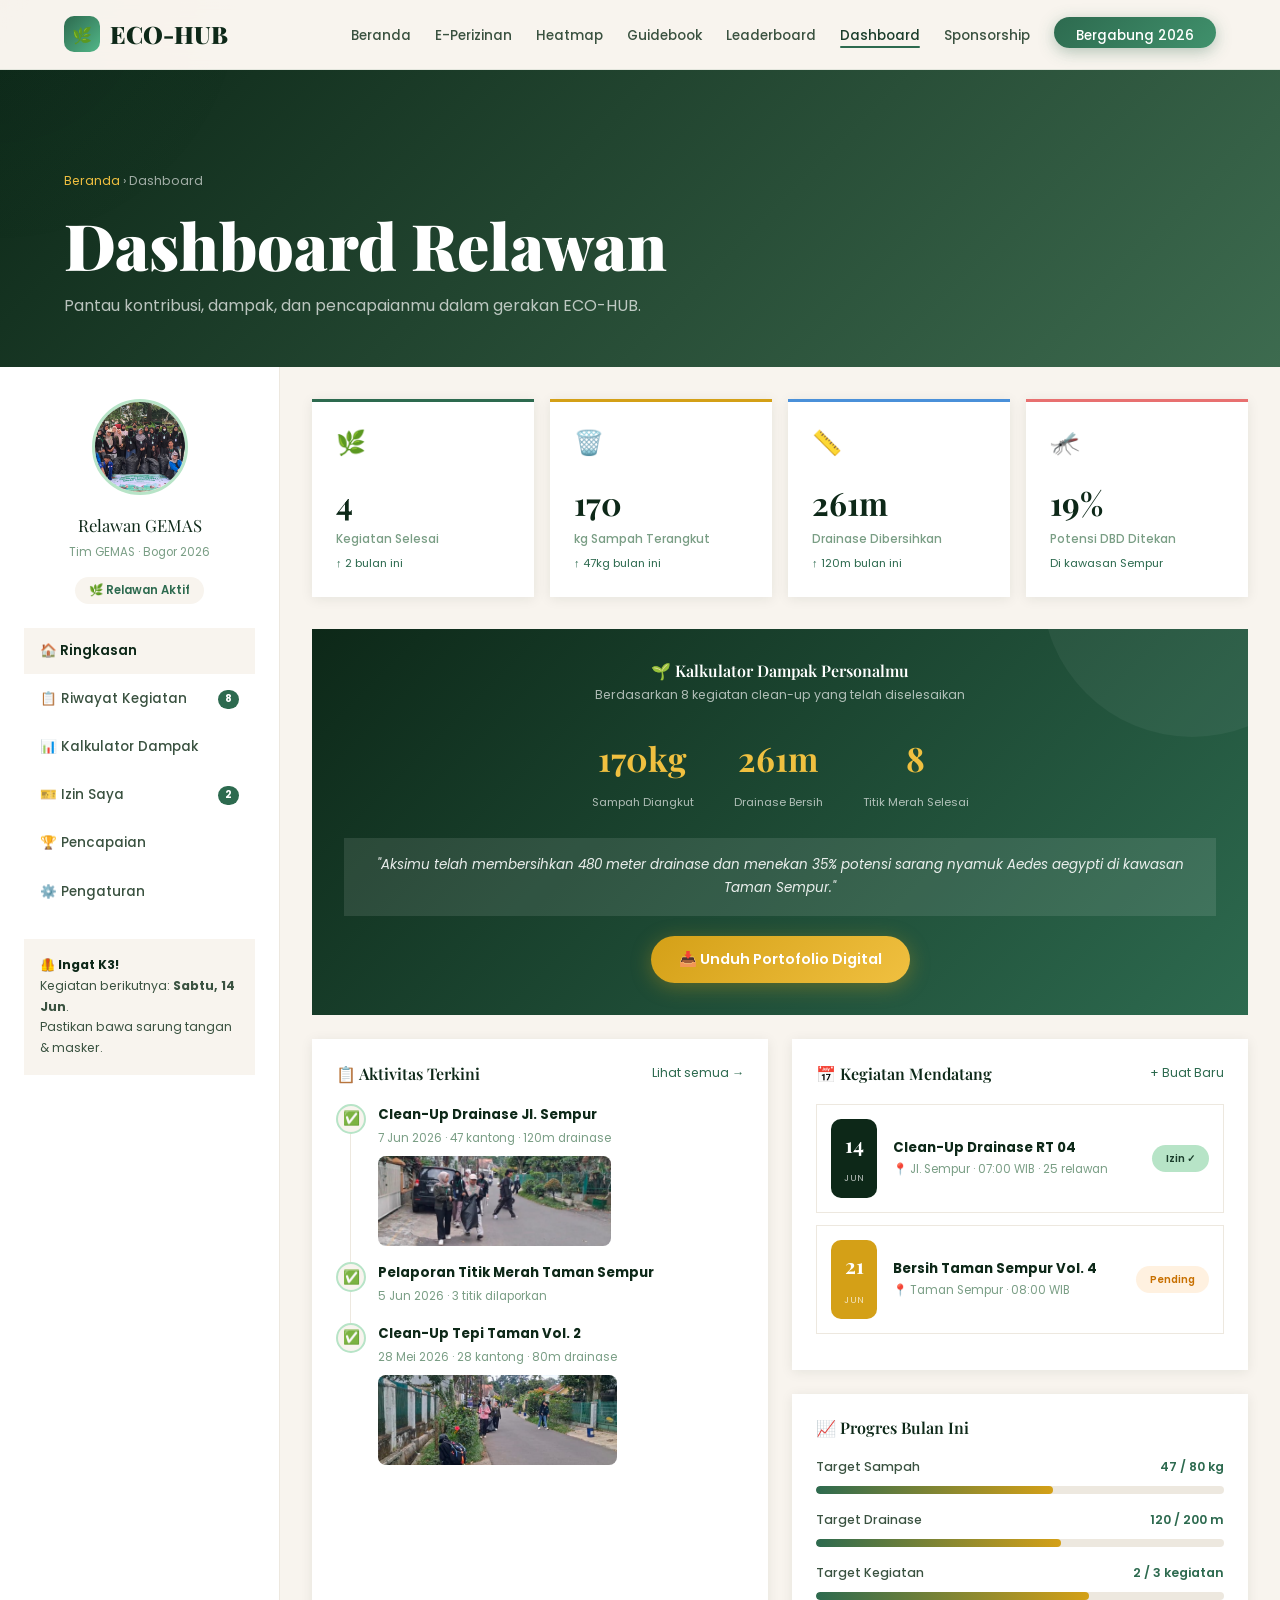
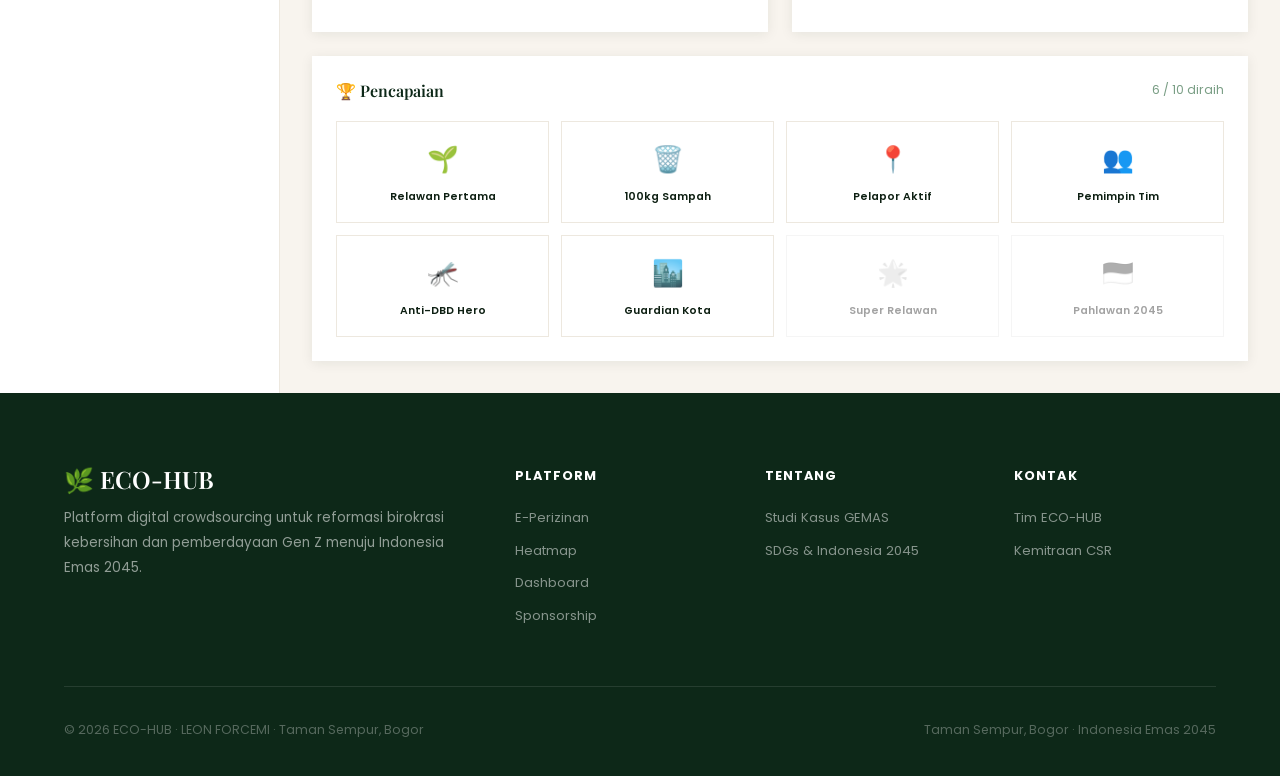
<file: dashboard.html>
<!DOCTYPE html>
<html lang="id">
<head>
<meta charset="UTF-8"/><meta name="viewport" content="width=device-width,initial-scale=1.0"/>
<title>Dashboard Relawan — ECO-HUB</title>
<link rel="stylesheet" href="style.css"/>
<style>
.page-hero{background:linear-gradient(135deg,var(--green-deep) 0%,#3d6b4f 100%);padding:100px 5% 48px;color:var(--white)}
.page-hero .breadcrumb{font-size:.78rem;color:rgba(255,255,255,.6);margin-bottom:1rem}
.page-hero .breadcrumb a{color:var(--gold-light)}
.page-hero h1{color:var(--white);margin-bottom:.5rem}
.page-hero p{color:rgba(255,255,255,.7)}
.dash-layout{display:grid;grid-template-columns:280px 1fr;min-height:80vh}

/* Sidebar */
.dash-side{background:var(--white);border-right:1px solid var(--cream-dark);padding:2rem 1.5rem;display:flex;flex-direction:column;gap:1.5rem}
.profile-wrap{text-align:center}
.profile-av{width:96px;height:96px;border-radius:50%;margin:0 auto 1rem;border:3px solid var(--green-mist);overflow:hidden}
.profile-av img{width:100%;height:100%;object-fit:cover;object-position:center top;transform:none}
.profile-name{font-family:'Playfair Display',serif;font-size:1.05rem;color:var(--green-deep);margin-bottom:.2rem}
.profile-role{font-size:.73rem;color:var(--text-light);margin-bottom:.75rem}
.profile-badge{display:inline-flex;align-items:center;gap:6px;background:var(--cream);color:var(--green-sage);padding:4px 14px;border-radius:999px;font-size:.72rem;font-weight:600}
.dash-nav{display:flex;flex-direction:column;gap:3px}
.dn-item{display:flex;align-items:center;gap:.75rem;padding:.7rem 1rem;border-radius:var(--radius-sm);font-size:.84rem;font-weight:500;color:var(--text-mid);cursor:pointer;transition:all .25s}
.dn-item:hover{background:var(--cream);color:var(--green-sage)}
.dn-item.active{background:var(--cream);color:var(--green-deep);font-weight:600}
.dn-badge{margin-left:auto;background:var(--green-sage);color:var(--white);font-size:.62rem;font-weight:700;padding:1px 7px;border-radius:999px}

/* Main */
.dash-main{padding:2rem;background:var(--cream)}
.qs-grid{display:grid;grid-template-columns:repeat(4,1fr);gap:1rem;margin-bottom:2rem}
.qs-card{background:var(--white);border-radius:var(--radius-md);padding:1.5rem;box-shadow:var(--shadow-sm);position:relative;overflow:hidden;transition:all .35s var(--ease)}
.qs-card:hover{transform:translateY(-5px);box-shadow:var(--shadow-md)}
.qs-card::before{content:'';position:absolute;top:0;left:0;right:0;height:3px}
.qs-card.c1::before{background:var(--green-sage)}.qs-card.c2::before{background:var(--gold)}.qs-card.c3::before{background:#4A90D9}.qs-card.c4::before{background:#E87070}
.qs-icon{font-size:1.5rem;margin-bottom:.75rem}
.qs-num{font-family:'Playfair Display',serif;font-size:2rem;font-weight:700;color:var(--green-deep);display:block}
.qs-lbl{font-size:.73rem;color:var(--text-light);font-weight:500}
.qs-trend{font-size:.7rem;color:var(--green-sage);margin-top:.25rem}

/* Impact card */
.impact-card{background:linear-gradient(135deg,var(--green-deep),var(--green-sage));border-radius:var(--radius-md);padding:2rem;color:var(--white);text-align:center;margin-bottom:1.5rem;position:relative;overflow:hidden}
.impact-card::before{content:'';position:absolute;top:-50%;right:-10%;width:300px;height:300px;border-radius:50%;background:rgba(255,255,255,.05)}
.impact-card h3{color:var(--white);margin-bottom:.25rem;font-size:1rem;position:relative;z-index:1}
.impact-card>p{color:rgba(255,255,255,.65);font-size:.78rem;margin-bottom:1.5rem;position:relative;z-index:1}
.impact-nums{display:flex;justify-content:center;gap:2.5rem;flex-wrap:wrap;margin-bottom:1.5rem;position:relative;z-index:1}
.in-num{font-family:'Playfair Display',serif;font-size:2.1rem;font-weight:700;color:var(--gold-light);display:block}
.in-lbl{font-size:.7rem;color:rgba(255,255,255,.65)}
.impact-quote{background:rgba(255,255,255,.1);border-radius:var(--radius-sm);padding:1rem;font-size:.84rem;color:rgba(255,255,255,.9);font-style:italic;margin-bottom:1.25rem;position:relative;z-index:1}

.dash-grid{display:grid;grid-template-columns:1fr 1fr;gap:1.5rem;margin-bottom:1.5rem}
.widget{background:var(--white);border-radius:var(--radius-md);padding:1.5rem;box-shadow:var(--shadow-sm)}
.wh{display:flex;align-items:center;justify-content:space-between;margin-bottom:1.25rem}
.wh h3{font-size:1rem;color:var(--green-deep)}
.wh a{font-size:.77rem;color:var(--green-sage)}

/* Activity */
.act-list{display:flex;flex-direction:column;gap:0}
.act-item{display:flex;align-items:flex-start;gap:.75rem;padding-bottom:1rem;position:relative}
.act-item:not(:last-child)::before{content:'';position:absolute;left:14px;top:30px;width:1px;bottom:0;background:var(--cream-dark)}
.act-dot{width:30px;height:30px;flex-shrink:0;border-radius:50%;background:var(--cream);display:flex;align-items:center;justify-content:center;font-size:.85rem;border:2px solid var(--green-mist)}
.act-content h5{font-size:.83rem;color:var(--green-deep);margin-bottom:.15rem}
.act-content p{font-size:.72rem;color:var(--text-light)}
.act-photo{width:100%;height:90px;border-radius:8px;overflow:hidden;margin-top:.5rem}
.act-photo img{width:100%;height:100%;object-fit:cover;transition:transform .5s}
.act-item:hover .act-photo img{transform:scale(1.05)}

/* Events */
.ev-item{display:flex;gap:1rem;align-items:center;padding:.9rem;border-radius:var(--radius-sm);border:1px solid var(--cream-dark);margin-bottom:.75rem;transition:all .3s}
.ev-item:hover{border-color:var(--green-sage);background:var(--cream)}
.ev-date{width:46px;flex-shrink:0;text-align:center;background:var(--green-deep);color:var(--white);border-radius:10px;padding:.5rem}
.ev-day{font-family:'Playfair Display',serif;font-size:1.3rem;font-weight:700;display:block}
.ev-mon{font-size:.58rem;text-transform:uppercase;letter-spacing:.05em;color:rgba(255,255,255,.7)}
.ev-info h5{font-size:.83rem;color:var(--green-deep)}
.ev-info p{font-size:.72rem;color:var(--text-light)}

/* Progress */
.prog-track{height:8px;background:var(--cream-dark);border-radius:999px;overflow:hidden;margin:.5rem 0}
.prog-fill{height:100%;border-radius:999px;background:linear-gradient(90deg,var(--green-sage),var(--gold));transition:width 1.5s var(--ease)}

/* Achievements */
.ach-grid{display:grid;grid-template-columns:repeat(4,1fr);gap:.75rem}
.ach-item{text-align:center;padding:1rem .5rem;border-radius:var(--radius-sm);border:1px solid var(--cream-dark);transition:all .3s;cursor:pointer}
.ach-item:hover{border-color:var(--gold);background:rgba(201,168,76,.06);transform:translateY(-4px)}
.ach-item.locked{opacity:.4;filter:grayscale(1)}
.ach-icon{font-size:1.6rem;display:block;margin-bottom:.4rem}
.ach-name{font-size:.67rem;font-weight:600;color:var(--text-dark)}

/* Team photo in sidebar */
.sidebar-team{width:100%;height:120px;object-fit:cover;border-radius:var(--radius-sm);margin-bottom:1rem}

@media(max-width:1100px){.qs-grid{grid-template-columns:repeat(2,1fr)}.ach-grid{grid-template-columns:repeat(3,1fr)}}
@media(max-width:900px){.dash-layout{grid-template-columns:1fr}.dash-side{border-right:none;border-bottom:1px solid var(--cream-dark);flex-direction:row;flex-wrap:wrap;gap:1rem;align-items:center}.dash-nav{flex-direction:row;flex-wrap:wrap}.dash-grid{grid-template-columns:1fr}.profile-wrap{display:flex;align-items:center;gap:1rem;text-align:left}.profile-av{width:60px;height:60px;margin:0}}
@media(max-width:600px){.qs-grid{grid-template-columns:repeat(2,1fr)}.impact-nums{gap:1rem}.ach-grid{grid-template-columns:repeat(3,1fr)}}
</style>
</head>
<body>
<div id="scroll-progress"></div>
<div class="cursor-glow"></div>
<nav class="navbar">
  <div class="nav-brand"><div class="brand-icon">🌿</div> ECO-HUB</div>
    <ul class="nav-links">
    <li><a href="index.html">Beranda</a></li>
    <li><a href="perizinan.html">E-Perizinan</a></li>
    <li><a href="heatmap.html">Heatmap</a></li>
    <li><a href="guidebook.html">Guidebook</a></li>
    <li><a href="leaderboard.html">Leaderboard</a></li>
    <li><a href="dashboard.html" class="active">Dashboard</a></li>
    <li><a href="sponsorship.html">Sponsorship</a></li>
    <li><a href="perizinan.html" class="nav-cta">Bergabung 2026</a></li>
  </ul>
  <button class="hamburger" aria-label="Menu"><span></span><span></span><span></span></button>
</nav>
<div class="mobile-menu">
  <a href="index.html">Beranda</a>
  <a href="perizinan.html">E-Perizinan</a>
  <a href="heatmap.html">Heatmap</a>
  <a href="guidebook.html">Guidebook</a>
  <a href="leaderboard.html">Leaderboard</a>
  <a href="dashboard.html">Dashboard</a>
  <a href="sponsorship.html">Sponsorship</a>
  <a href="perizinan.html" style="background:linear-gradient(135deg,#2D6A4F,#40916C);color:#fff;text-align:center;padding:10px;border-radius:999px;margin-top:.5rem;border:none">Bergabung 2026</a>
</div>

<div class="page-wrapper">
<div class="page-hero">
  <div class="breadcrumb"><a href="index.html">Beranda</a> › Dashboard</div>
  <h1>Dashboard Relawan</h1>
  <p>Pantau kontribusi, dampak, dan pencapaianmu dalam gerakan ECO-HUB.</p>
</div>

<div class="dash-layout">
  <!-- SIDEBAR -->
  <div class="dash-side">
    <div class="profile-wrap">
      <div class="profile-av">
        <img src="images/teamfoto2.png" alt="Tim GEMAS" style="object-position:center 20%"/>
      </div>
      <div class="profile-name">Relawan GEMAS</div>
      <div class="profile-role">Tim GEMAS · Bogor 2026</div>
      <div class="profile-badge">🌿 Relawan Aktif</div>
    </div>
    <div class="dash-nav">
      <div class="dn-item active">🏠 Ringkasan</div>
      <div class="dn-item">📋 Riwayat Kegiatan <span class="dn-badge">8</span></div>
      <div class="dn-item">📊 Kalkulator Dampak</div>
      <div class="dn-item">🎫 Izin Saya <span class="dn-badge">2</span></div>
      <div class="dn-item">🏆 Pencapaian</div>
      <div class="dn-item">⚙️ Pengaturan</div>
    </div>
    <div style="background:var(--cream);border-radius:var(--radius-sm);padding:1rem;font-size:.77rem;color:var(--text-mid)">
      <strong style="color:var(--green-deep)">🦺 Ingat K3!</strong><br>
      Kegiatan berikutnya: <strong>Sabtu, 14 Jun</strong>.<br>Pastikan bawa sarung tangan & masker.
    </div>
  </div>

  <!-- MAIN -->
  <div class="dash-main">
    <!-- Quick Stats -->
    <div class="qs-grid">
      <div class="qs-card c1 reveal d1"><div class="qs-icon">🌿</div><span class="qs-num" data-target="8">0</span><div class="qs-lbl">Kegiatan Selesai</div><div class="qs-trend">↑ 2 bulan ini</div></div>
      <div class="qs-card c2 reveal d2"><div class="qs-icon">🗑️</div><span class="qs-num" data-target="312">0</span><div class="qs-lbl">kg Sampah Terangkut</div><div class="qs-trend">↑ 47kg bulan ini</div></div>
      <div class="qs-card c3 reveal d3"><div class="qs-icon">📏</div><span class="qs-num" data-target="480" data-suffix="m">0</span><div class="qs-lbl">Drainase Dibersihkan</div><div class="qs-trend">↑ 120m bulan ini</div></div>
      <div class="qs-card c4 reveal d4"><div class="qs-icon">🦟</div><span class="qs-num" data-target="35" data-suffix="%">0</span><div class="qs-lbl">Potensi DBD Ditekan</div><div class="qs-trend">Di kawasan Sempur</div></div>
    </div>

    <!-- Impact -->
    <div class="impact-card reveal">
      <h3>🌱 Kalkulator Dampak Personalmu</h3>
      <p>Berdasarkan 8 kegiatan clean-up yang telah diselesaikan</p>
      <div class="impact-nums">
        <div><span class="in-num" data-target="312" data-suffix="kg">0</span><span class="in-lbl">Sampah Diangkut</span></div>
        <div><span class="in-num" data-target="480" data-suffix="m">0</span><span class="in-lbl">Drainase Bersih</span></div>
        <div><span class="in-num" data-target="15">0</span><span class="in-lbl">Titik Merah Selesai</span></div>
      </div>
      <div class="impact-quote">"Aksimu telah membersihkan 480 meter drainase dan menekan 35% potensi sarang nyamuk Aedes aegypti di kawasan Taman Sempur."</div>
      <button class="btn btn-gold" onclick="showToast('Portofolio digital sedang disiapkan... 📊')">📥 Unduh Portofolio Digital</button>
    </div>

    <!-- Grid -->
    <div class="dash-grid">
      <!-- Activity -->
      <div class="widget reveal d1">
        <div class="wh"><h3>📋 Aktivitas Terkini</h3><a href="#">Lihat semua →</a></div>
        <div class="act-list">
          <div class="act-item">
            <div class="act-dot">✅</div>
            <div class="act-content">
              <h5>Clean-Up Drainase Jl. Sempur</h5>
              <p>7 Jun 2026 · 47 kantong · 120m drainase</p>
              <div class="act-photo"><img src="images/activity9.png" alt="Drainase"/></div>
            </div>
          </div>
          <div class="act-item">
            <div class="act-dot">✅</div>
            <div class="act-content">
              <h5>Pelaporan Titik Merah Taman Sempur</h5>
              <p>5 Jun 2026 · 3 titik dilaporkan</p>
            </div>
          </div>
          <div class="act-item">
            <div class="act-dot">✅</div>
            <div class="act-content">
              <h5>Clean-Up Tepi Taman Vol. 2</h5>
              <p>28 Mei 2026 · 28 kantong · 80m drainase</p>
              <div class="act-photo"><img src="images/activity10.png" alt="Kegiatan" style="object-position:center"/></div>
            </div>
          </div>
        </div>
      </div>

      <div style="display:flex;flex-direction:column;gap:1.5rem">
        <!-- Events -->
        <div class="widget reveal d2">
          <div class="wh"><h3>📅 Kegiatan Mendatang</h3><a href="perizinan.html">+ Buat Baru</a></div>
          <div class="ev-item"><div class="ev-date"><span class="ev-day">14</span><span class="ev-mon">Jun</span></div><div class="ev-info"><h5>Clean-Up Drainase RT 04</h5><p>📍 Jl. Sempur · 07:00 WIB · 25 relawan</p></div><span class="chip" style="margin-left:auto;font-size:.63rem">Izin ✓</span></div>
          <div class="ev-item"><div class="ev-date" style="background:var(--gold)"><span class="ev-day">21</span><span class="ev-mon">Jun</span></div><div class="ev-info"><h5>Bersih Taman Sempur Vol. 4</h5><p>📍 Taman Sempur · 08:00 WIB</p></div><span class="chip" style="margin-left:auto;font-size:.63rem;background:rgba(255,160,50,.15);color:#c87000">Pending</span></div>
        </div>
        <!-- Progress -->
        <div class="widget reveal d3">
          <div class="wh"><h3>📈 Progres Bulan Ini</h3></div>
          <div style="margin-bottom:1rem"><div style="display:flex;justify-content:space-between;font-size:.77rem;margin-bottom:4px"><span style="color:var(--text-mid);font-weight:500">Target Sampah</span><span style="color:var(--green-sage);font-weight:600">47 / 80 kg</span></div><div class="prog-track"><div class="prog-fill" style="width:58%"></div></div></div>
          <div style="margin-bottom:1rem"><div style="display:flex;justify-content:space-between;font-size:.77rem;margin-bottom:4px"><span style="color:var(--text-mid);font-weight:500">Target Drainase</span><span style="color:var(--green-sage);font-weight:600">120 / 200 m</span></div><div class="prog-track"><div class="prog-fill" style="width:60%"></div></div></div>
          <div><div style="display:flex;justify-content:space-between;font-size:.77rem;margin-bottom:4px"><span style="color:var(--text-mid);font-weight:500">Target Kegiatan</span><span style="color:var(--green-sage);font-weight:600">2 / 3 kegiatan</span></div><div class="prog-track"><div class="prog-fill" style="width:67%"></div></div></div>
        </div>
      </div>
    </div>

    <!-- Achievements -->
    <div class="widget reveal">
      <div class="wh"><h3>🏆 Pencapaian</h3><span style="font-size:.77rem;color:var(--text-light)">6 / 10 diraih</span></div>
      <div class="ach-grid">
        <div class="ach-item"><span class="ach-icon">🌱</span><div class="ach-name">Relawan Pertama</div></div>
        <div class="ach-item"><span class="ach-icon">🗑️</span><div class="ach-name">100kg Sampah</div></div>
        <div class="ach-item"><span class="ach-icon">📍</span><div class="ach-name">Pelapor Aktif</div></div>
        <div class="ach-item"><span class="ach-icon">👥</span><div class="ach-name">Pemimpin Tim</div></div>
        <div class="ach-item"><span class="ach-icon">🦟</span><div class="ach-name">Anti-DBD Hero</div></div>
        <div class="ach-item"><span class="ach-icon">🏙️</span><div class="ach-name">Guardian Kota</div></div>
        <div class="ach-item locked"><span class="ach-icon">🌟</span><div class="ach-name">Super Relawan</div></div>
        <div class="ach-item locked"><span class="ach-icon">🇮🇩</span><div class="ach-name">Pahlawan 2045</div></div>
      </div>
    </div>
  </div>
</div>

<footer>
  <div class="footer-grid">
    <div class="footer-brand"><h3>🌿 ECO-HUB</h3><p>Platform digital crowdsourcing untuk reformasi birokrasi kebersihan dan pemberdayaan Gen Z menuju Indonesia Emas 2045.</p></div>
    <div class="footer-col"><h4>Platform</h4><a href="perizinan.html">E-Perizinan</a><a href="heatmap.html">Heatmap</a><a href="dashboard.html">Dashboard</a><a href="sponsorship.html">Sponsorship</a></div>
    <div class="footer-col"><h4>Tentang</h4><a href="#">Studi Kasus GEMAS</a><a href="#">SDGs & Indonesia 2045</a></div>
    <div class="footer-col"><h4>Kontak</h4><a href="#">Tim ECO-HUB</a><a href="#">Kemitraan CSR</a></div>
  </div>
  <div class="footer-bottom"><span>© 2026 ECO-HUB · LEON FORCEMI · Taman Sempur, Bogor</span><span>Taman Sempur, Bogor · Indonesia Emas 2045</span></div>
</footer>
</div>
<script src="main.js"></script>
</body></html>
</file>
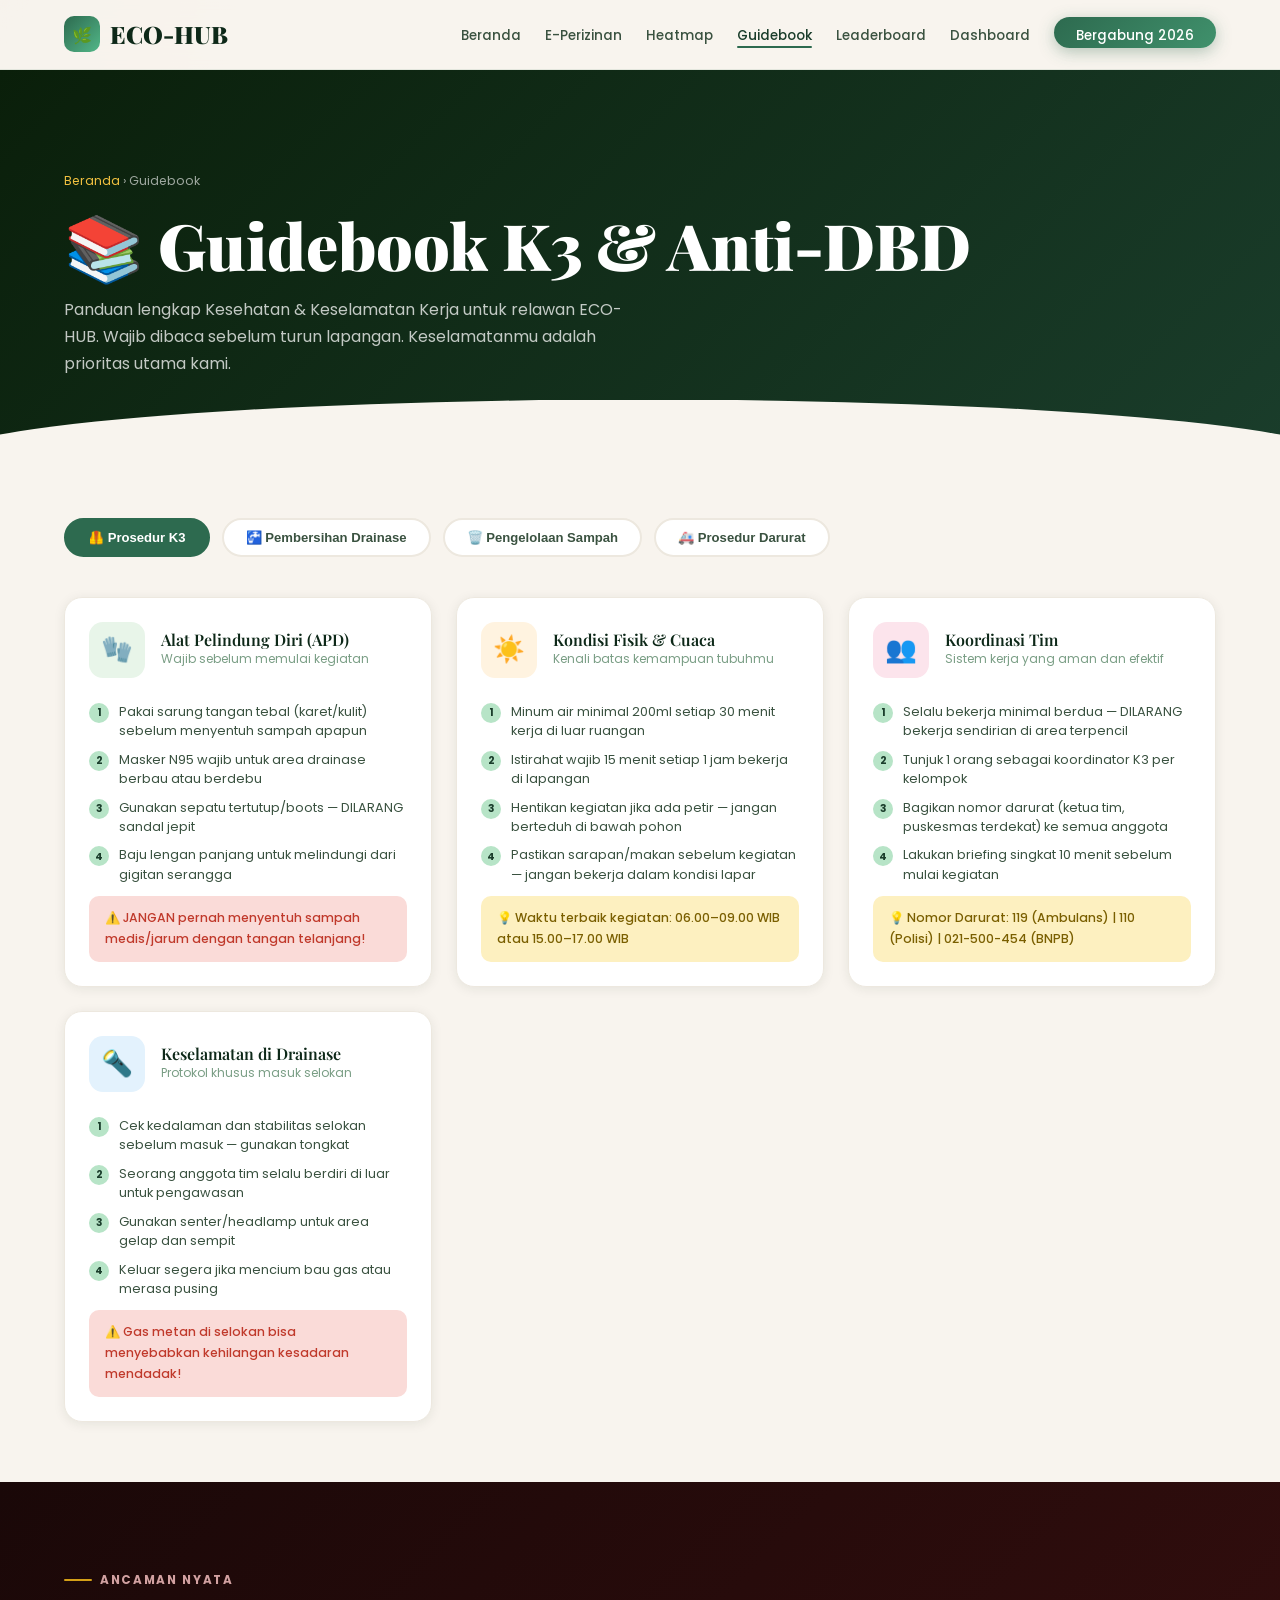
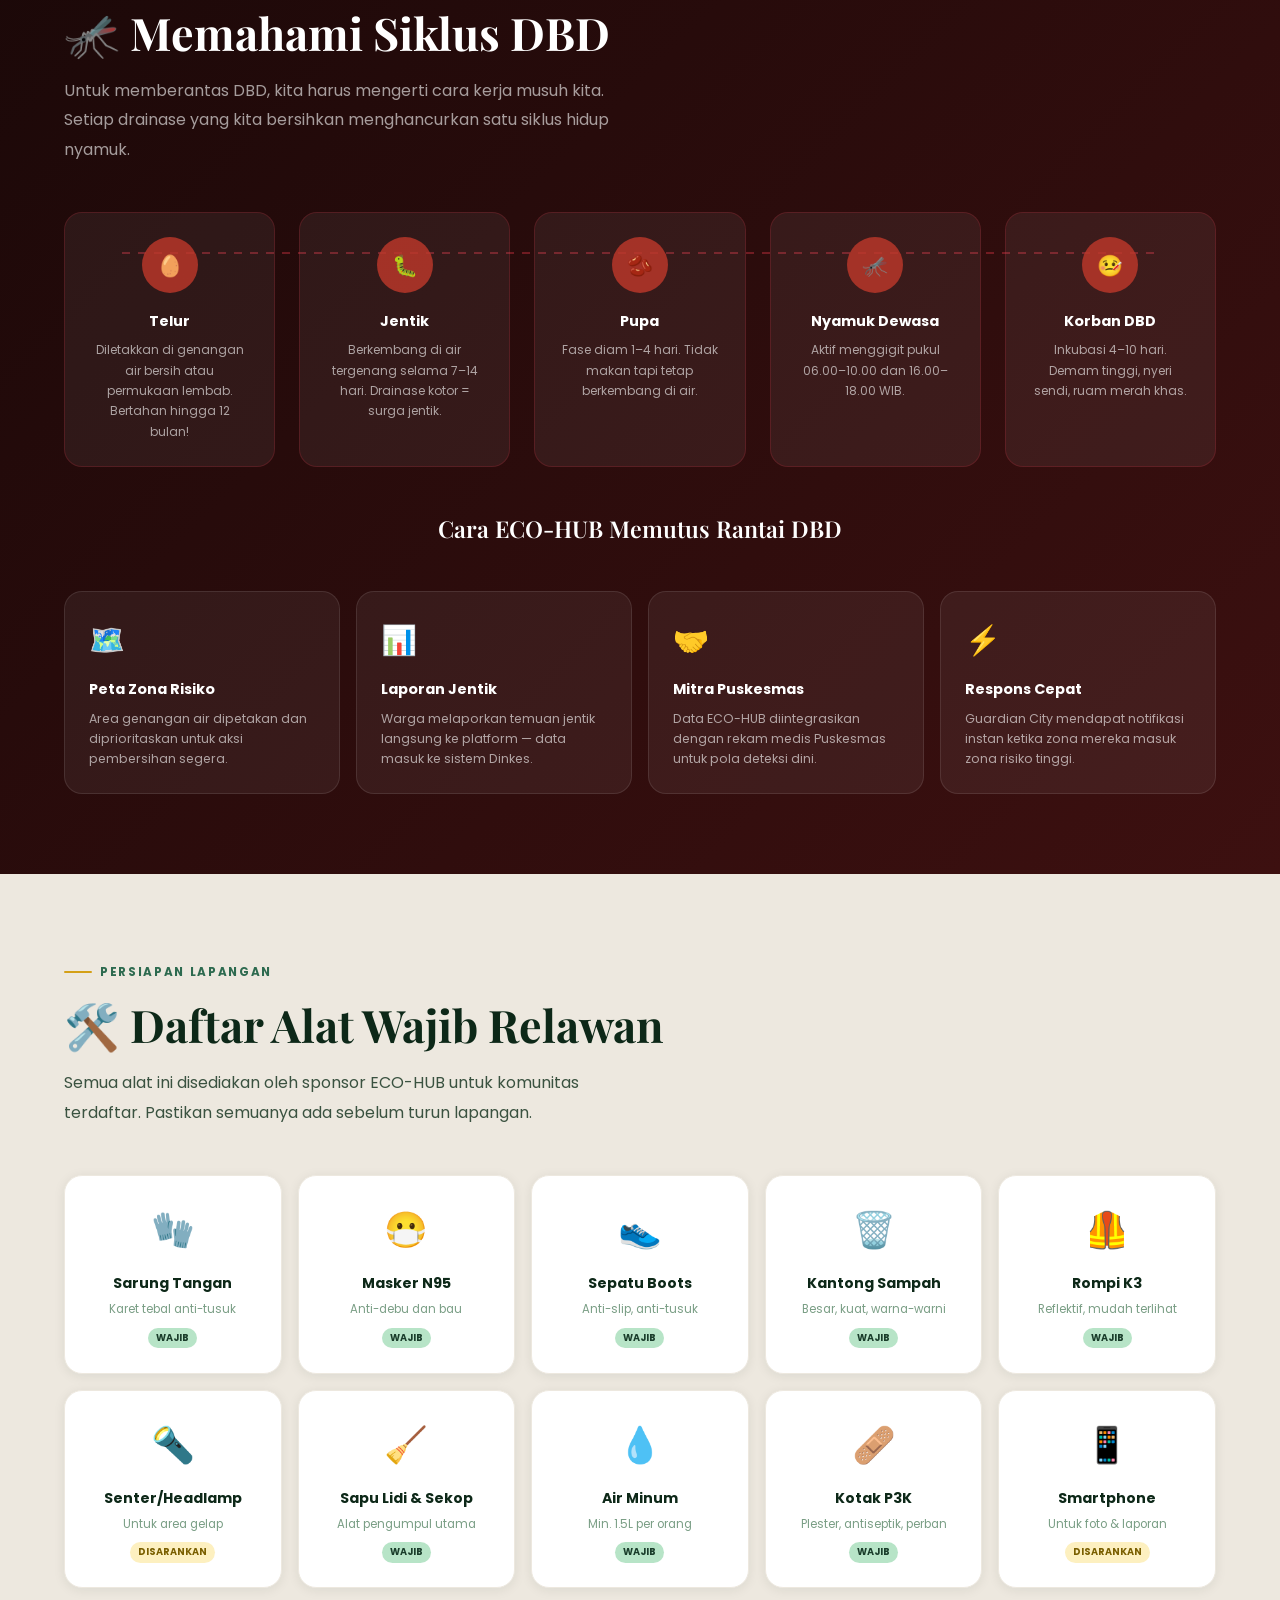
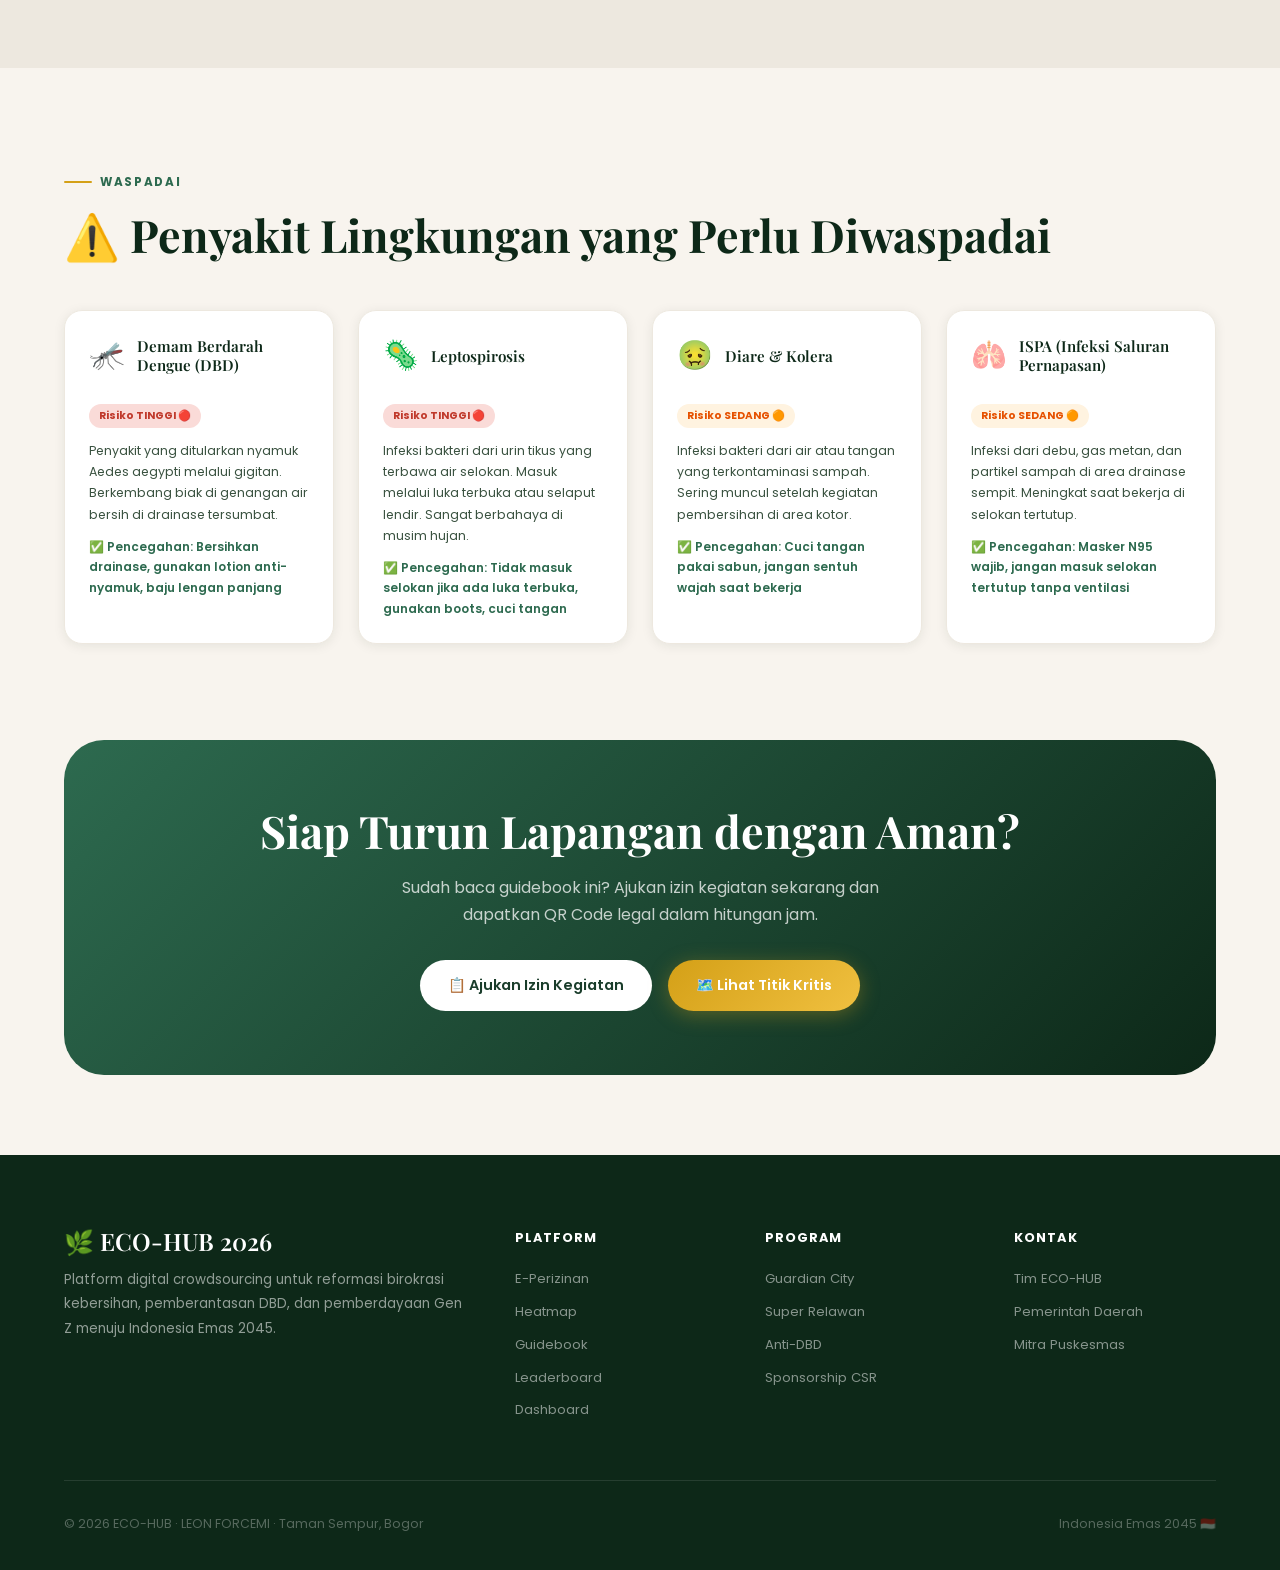
<file: guidebook.html>
<!DOCTYPE html>
<html lang="id">
<head>
<meta charset="UTF-8"/><meta name="viewport" content="width=device-width,initial-scale=1.0"/>
<title>Guidebook K3 — ECO-HUB 2026</title>
<link rel="stylesheet" href="style.css"/>
<style>
.page-hero{background:linear-gradient(135deg,#0a1f0a 0%,var(--green-dark) 100%);padding:100px 5% 80px;position:relative;overflow:hidden}
.page-hero::after{content:'';position:absolute;bottom:-2px;left:0;right:0;height:60px;background:var(--cream);clip-path:ellipse(55% 100% at 50% 100%)}
.page-hero h1{color:var(--white);margin-bottom:.75rem}
.page-hero p{color:rgba(255,255,255,.75);max-width:560px}
.breadcrumb{font-size:.78rem;color:rgba(255,255,255,.6);margin-bottom:1rem}
.breadcrumb a{color:var(--gold-light)}

/* ── Cards Carousel ── */
.carousel-section{padding:60px 5%}
.carousel-tabs{display:flex;gap:.75rem;margin-bottom:2.5rem;flex-wrap:wrap}
.ctab{padding:10px 22px;border-radius:var(--r-full);font-size:.82rem;font-weight:600;cursor:pointer;border:2px solid var(--cream-dark);color:var(--text-mid);background:var(--white);transition:all .3s}
.ctab.active{background:var(--green-sage);border-color:var(--green-sage);color:var(--white)}
.ctab:hover{border-color:var(--green-sage);color:var(--green-sage)}
.ctab.active:hover{color:var(--white)}

.cards-grid{display:grid;grid-template-columns:repeat(auto-fill,minmax(280px,1fr));gap:1.5rem}
.guide-card{background:var(--white);border-radius:var(--r-md);overflow:hidden;box-shadow:var(--shadow-sm);transition:all .4s var(--ease);border:1px solid var(--cream-dark)}
.guide-card:hover{transform:translateY(-6px);box-shadow:var(--shadow-md)}
.gc-header{padding:1.5rem;display:flex;align-items:center;gap:1rem}
.gc-icon{width:56px;height:56px;border-radius:14px;display:flex;align-items:center;justify-content:center;font-size:1.6rem;flex-shrink:0}
.gc-header h3{font-size:1rem;color:var(--green-deep)}
.gc-header p{font-size:.75rem;color:var(--text-light)}
.gc-body{padding:0 1.5rem 1.5rem}
.gc-steps{display:flex;flex-direction:column;gap:.6rem}
.gc-step{display:flex;align-items:flex-start;gap:.6rem;font-size:.8rem;color:var(--text-mid);line-height:1.5}
.gc-step-num{width:20px;height:20px;border-radius:50%;background:var(--green-mist);color:var(--green-dark);font-size:.65rem;font-weight:700;display:flex;align-items:center;justify-content:center;flex-shrink:0;margin-top:1px}
.gc-danger{background:var(--red-light);border-radius:var(--r-sm);padding:.75rem 1rem;margin-top:.75rem;font-size:.77rem;color:var(--red);font-weight:500}
.gc-tip{background:var(--gold-pale);border-radius:var(--r-sm);padding:.75rem 1rem;margin-top:.75rem;font-size:.77rem;color:#7a5f00;font-weight:500}

/* ── DBD Section ── */
.dbd-full{background:linear-gradient(135deg,#1a0808,#3d1010);padding:80px 5%}
.dbd-full .section-title{color:var(--white)}
.dbd-cycle{display:grid;grid-template-columns:repeat(auto-fit,minmax(180px,1fr));gap:1.5rem;margin-top:3rem;position:relative}
.dbd-cycle::before{content:'';position:absolute;top:40px;left:5%;right:5%;height:2px;background:repeating-linear-gradient(90deg,rgba(220,53,69,.4) 0,rgba(220,53,69,.4) 8px,transparent 8px,transparent 16px)}
.dc-item{text-align:center;background:rgba(255,255,255,.06);border:1px solid rgba(220,53,69,.2);border-radius:var(--r-md);padding:1.5rem;transition:all .35s}
.dc-item:hover{background:rgba(255,255,255,.1);transform:translateY(-4px)}
.dc-num{width:56px;height:56px;background:rgba(192,57,43,.8);border-radius:50%;display:flex;align-items:center;justify-content:center;font-size:1.3rem;margin:0 auto 1rem;position:relative;z-index:1}
.dc-item h4{color:var(--white);font-size:.9rem;margin-bottom:.4rem}
.dc-item p{color:rgba(255,255,255,.6);font-size:.75rem}

.prevention-grid{display:grid;grid-template-columns:repeat(auto-fit,minmax(220px,1fr));gap:1rem;margin-top:3rem}
.prev-card{background:rgba(255,255,255,.06);border:1px solid rgba(255,255,255,.1);border-radius:var(--r-md);padding:1.5rem;transition:all .35s}
.prev-card:hover{background:rgba(255,255,255,.1)}
.prev-icon{font-size:1.8rem;margin-bottom:.75rem;display:block}
.prev-card h4{color:var(--white);font-size:.9rem;margin-bottom:.5rem}
.prev-card p{color:rgba(255,255,255,.6);font-size:.78rem;line-height:1.6}

/* ── Tools ── */
.tools-section{padding:80px 5%;background:var(--cream-dark)}
.tools-grid{display:grid;grid-template-columns:repeat(auto-fill,minmax(180px,1fr));gap:1rem;margin-top:3rem}
.tool-card{background:var(--white);border-radius:var(--r-md);padding:1.5rem;text-align:center;box-shadow:var(--shadow-sm);transition:all .35s;border:1px solid var(--cream-dark)}
.tool-card:hover{transform:translateY(-6px);box-shadow:var(--shadow-md)}
.tool-icon{font-size:2.2rem;margin-bottom:.75rem;display:block}
.tool-card h4{font-size:.88rem;color:var(--green-deep);margin-bottom:.25rem}
.tool-card p{font-size:.72rem;color:var(--text-light)}
.tool-required{background:var(--green-mist);color:var(--green-dark);font-size:.6rem;font-weight:700;padding:2px 8px;border-radius:var(--r-full);display:inline-block;margin-top:.5rem}

/* ── Disease Info ── */
.disease-grid{display:grid;grid-template-columns:repeat(auto-fit,minmax(260px,1fr));gap:1.5rem;margin-top:3rem}
.dis-card{background:var(--white);border-radius:var(--r-md);overflow:hidden;box-shadow:var(--shadow-sm);border:1px solid var(--cream-dark);transition:all .35s}
.dis-card:hover{transform:translateY(-6px);box-shadow:var(--shadow-md)}
.dis-header{padding:1.25rem 1.5rem;display:flex;align-items:center;gap:.75rem}
.dis-icon{font-size:1.8rem}
.dis-header h3{font-size:.95rem;color:var(--green-deep)}
.dis-body{padding:0 1.5rem 1.5rem}
.dis-risk{display:inline-flex;align-items:center;gap:6px;padding:3px 10px;border-radius:var(--r-full);font-size:.65rem;font-weight:700;margin-bottom:.75rem}
.dis-body p{font-size:.78rem;color:var(--text-mid);line-height:1.7}
.dis-prevention{margin-top:.75rem;font-size:.75rem;color:var(--green-sage);font-weight:600}
</style>
</head>
<body>
<div id="scroll-bar"></div>
<div class="cursor-glow"></div>
<nav class="navbar">
  <div class="nav-brand"><div class="brand-icon">🌿</div> ECO-HUB</div>
  <ul class="nav-links">
    <li><a href="index.html">Beranda</a></li><li><a href="perizinan.html">E-Perizinan</a></li>
    <li><a href="heatmap.html">Heatmap</a></li><li><a href="guidebook.html" class="active">Guidebook</a></li>
    <li><a href="leaderboard.html">Leaderboard</a></li><li><a href="dashboard.html">Dashboard</a></li>
    <li><a href="perizinan.html" class="nav-cta">Bergabung 2026</a></li>
  </ul>
  <button class="hamburger" aria-label="Menu"><span></span><span></span><span></span></button>
</nav>
<div class="mobile-menu">
  <a href="index.html">Beranda</a><a href="perizinan.html">E-Perizinan</a>
  <a href="heatmap.html">Heatmap</a><a href="guidebook.html">Guidebook</a>
  <a href="leaderboard.html">Leaderboard</a><a href="dashboard.html">Dashboard</a>
</div>

<div class="page-wrapper">
<div class="page-hero">
  <div class="breadcrumb"><a href="index.html">Beranda</a> › Guidebook</div>
  <h1>📚 Guidebook K3 & Anti-DBD</h1>
  <p>Panduan lengkap Kesehatan & Keselamatan Kerja untuk relawan ECO-HUB. Wajib dibaca sebelum turun lapangan. Keselamatanmu adalah prioritas utama kami.</p>
</div>

<!-- CAROUSEL TABS -->
<div class="carousel-section">
  <div class="carousel-tabs">
    <button class="ctab active" onclick="showCategory(this,'k3')">🦺 Prosedur K3</button>
    <button class="ctab" onclick="showCategory(this,'drainase')">🚰 Pembersihan Drainase</button>
    <button class="ctab" onclick="showCategory(this,'sampah')">🗑️ Pengelolaan Sampah</button>
    <button class="ctab" onclick="showCategory(this,'darurat')">🚑 Prosedur Darurat</button>
  </div>

  <!-- K3 Cards -->
  <div id="cat-k3" class="cards-grid">
    <div class="guide-card reveal d1">
      <div class="gc-header"><div class="gc-icon" style="background:#e8f5e9">🧤</div><div><h3>Alat Pelindung Diri (APD)</h3><p>Wajib sebelum memulai kegiatan</p></div></div>
      <div class="gc-body">
        <div class="gc-steps">
          <div class="gc-step"><div class="gc-step-num">1</div><span>Pakai sarung tangan tebal (karet/kulit) sebelum menyentuh sampah apapun</span></div>
          <div class="gc-step"><div class="gc-step-num">2</div><span>Masker N95 wajib untuk area drainase berbau atau berdebu</span></div>
          <div class="gc-step"><div class="gc-step-num">3</div><span>Gunakan sepatu tertutup/boots — DILARANG sandal jepit</span></div>
          <div class="gc-step"><div class="gc-step-num">4</div><span>Baju lengan panjang untuk melindungi dari gigitan serangga</span></div>
        </div>
        <div class="gc-danger">⚠️ JANGAN pernah menyentuh sampah medis/jarum dengan tangan telanjang!</div>
      </div>
    </div>
    <div class="guide-card reveal d2">
      <div class="gc-header"><div class="gc-icon" style="background:#fff3e0">☀️</div><div><h3>Kondisi Fisik & Cuaca</h3><p>Kenali batas kemampuan tubuhmu</p></div></div>
      <div class="gc-body">
        <div class="gc-steps">
          <div class="gc-step"><div class="gc-step-num">1</div><span>Minum air minimal 200ml setiap 30 menit kerja di luar ruangan</span></div>
          <div class="gc-step"><div class="gc-step-num">2</div><span>Istirahat wajib 15 menit setiap 1 jam bekerja di lapangan</span></div>
          <div class="gc-step"><div class="gc-step-num">3</div><span>Hentikan kegiatan jika ada petir — jangan berteduh di bawah pohon</span></div>
          <div class="gc-step"><div class="gc-step-num">4</div><span>Pastikan sarapan/makan sebelum kegiatan — jangan bekerja dalam kondisi lapar</span></div>
        </div>
        <div class="gc-tip">💡 Waktu terbaik kegiatan: 06.00–09.00 WIB atau 15.00–17.00 WIB</div>
      </div>
    </div>
    <div class="guide-card reveal d3">
      <div class="gc-header"><div class="gc-icon" style="background:#fce4ec">👥</div><div><h3>Koordinasi Tim</h3><p>Sistem kerja yang aman dan efektif</p></div></div>
      <div class="gc-body">
        <div class="gc-steps">
          <div class="gc-step"><div class="gc-step-num">1</div><span>Selalu bekerja minimal berdua — DILARANG bekerja sendirian di area terpencil</span></div>
          <div class="gc-step"><div class="gc-step-num">2</div><span>Tunjuk 1 orang sebagai koordinator K3 per kelompok</span></div>
          <div class="gc-step"><div class="gc-step-num">3</div><span>Bagikan nomor darurat (ketua tim, puskesmas terdekat) ke semua anggota</span></div>
          <div class="gc-step"><div class="gc-step-num">4</div><span>Lakukan briefing singkat 10 menit sebelum mulai kegiatan</span></div>
        </div>
        <div class="gc-tip">💡 Nomor Darurat: 119 (Ambulans) | 110 (Polisi) | 021-500-454 (BNPB)</div>
      </div>
    </div>
    <div class="guide-card reveal d4">
      <div class="gc-header"><div class="gc-icon" style="background:#e3f2fd">🔦</div><div><h3>Keselamatan di Drainase</h3><p>Protokol khusus masuk selokan</p></div></div>
      <div class="gc-body">
        <div class="gc-steps">
          <div class="gc-step"><div class="gc-step-num">1</div><span>Cek kedalaman dan stabilitas selokan sebelum masuk — gunakan tongkat</span></div>
          <div class="gc-step"><div class="gc-step-num">2</div><span>Seorang anggota tim selalu berdiri di luar untuk pengawasan</span></div>
          <div class="gc-step"><div class="gc-step-num">3</div><span>Gunakan senter/headlamp untuk area gelap dan sempit</span></div>
          <div class="gc-step"><div class="gc-step-num">4</div><span>Keluar segera jika mencium bau gas atau merasa pusing</span></div>
        </div>
        <div class="gc-danger">⚠️ Gas metan di selokan bisa menyebabkan kehilangan kesadaran mendadak!</div>
      </div>
    </div>
  </div>

  <!-- Drainase Cards -->
  <div id="cat-drainase" class="cards-grid" style="display:none">
    <div class="guide-card reveal d1">
      <div class="gc-header"><div class="gc-icon" style="background:#e8f5e9">🔍</div><div><h3>Survey Sebelum Aksi</h3><p>Penilaian awal lokasi drainase</p></div></div>
      <div class="gc-body">
        <div class="gc-steps">
          <div class="gc-step"><div class="gc-step-num">1</div><span>Foto kondisi awal (before) untuk feed dan laporan platform</span></div>
          <div class="gc-step"><div class="gc-step-num">2</div><span>Estimasi volume sampah dan tentukan jumlah alat yang dibutuhkan</span></div>
          <div class="gc-step"><div class="gc-step-num">3</div><span>Cek apakah ada aliran air aktif — tunggu surut sebelum masuk</span></div>
          <div class="gc-step"><div class="gc-step-num">4</div><span>Identifikasi jenis sampah: plastik, organik, atau B3 (Bahan Berbahaya)</span></div>
        </div>
        <div class="gc-tip">💡 Upload foto ke ECO-HUB heatmap sebelum mulai untuk +50 Eco-Points!</div>
      </div>
    </div>
    <div class="guide-card reveal d2">
      <div class="gc-header"><div class="gc-icon" style="background:#fff8e1">🛠️</div><div><h3>Teknik Pembersihan</h3><p>Cara yang benar dan efisien</p></div></div>
      <div class="gc-body">
        <div class="gc-steps">
          <div class="gc-step"><div class="gc-step-num">1</div><span>Mulai dari hulu (bagian atas) ke hilir agar sampah tidak kembali masuk</span></div>
          <div class="gc-step"><div class="gc-step-num">2</div><span>Gunakan cangkul atau sekop untuk sampah padat berlumpur</span></div>
          <div class="gc-step"><div class="gc-step-num">3</div><span>Pisahkan sampah plastik, organik, dan residu ke kantong berbeda</span></div>
          <div class="gc-step"><div class="gc-step-num">4</div><span>Jangan bakar sampah di lokasi — serahkan ke TPS terdekat</span></div>
        </div>
      </div>
    </div>
    <div class="guide-card reveal d3">
      <div class="gc-header"><div class="gc-icon" style="background:#fce4ec">📊</div><div><h3>Dokumentasi & Pelaporan</h3><p>Rekam dampak aksimu</p></div></div>
      <div class="gc-body">
        <div class="gc-steps">
          <div class="gc-step"><div class="gc-step-num">1</div><span>Foto after dari sudut yang sama dengan foto before</span></div>
          <div class="gc-step"><div class="gc-step-num">2</div><span>Hitung dan catat jumlah kantong sampah yang terkumpul</span></div>
          <div class="gc-step"><div class="gc-step-num">3</div><span>Ukur panjang drainase yang berhasil dibersihkan (dalam meter)</span></div>
          <div class="gc-step"><div class="gc-step-num">4</div><span>Upload ke platform untuk Eco-Points dan portofolio digital</span></div>
        </div>
        <div class="gc-tip">💡 1 kantong sampah = +10 Eco-Points | 10 meter drainase = +25 Eco-Points</div>
      </div>
    </div>
  </div>

  <!-- Sampah Cards -->
  <div id="cat-sampah" class="cards-grid" style="display:none">
    <div class="guide-card reveal d1">
      <div class="gc-header"><div class="gc-icon" style="background:#e8f5e9">♻️</div><div><h3>Pemilahan Sampah</h3><p>Sistem warna kantong standar</p></div></div>
      <div class="gc-body">
        <div class="gc-steps">
          <div class="gc-step"><div class="gc-step-num" style="background:#c8e6c9">♻</div><span>Kantong HIJAU — Sampah organik (daun, sisa makanan)</span></div>
          <div class="gc-step"><div class="gc-step-num" style="background:#bbdefb">♻</div><span>Kantong BIRU — Sampah daur ulang (plastik, kertas, logam)</span></div>
          <div class="gc-step"><div class="gc-step-num" style="background:#ffcdd2">♻</div><span>Kantong MERAH — Sampah B3 (baterai, obat, elektronik)</span></div>
          <div class="gc-step"><div class="gc-step-num" style="background:#e0e0e0">♻</div><span>Kantong ABU — Residu/sisa yang tidak bisa didaur ulang</span></div>
        </div>
        <div class="gc-danger">⚠️ JANGAN campur sampah B3 dengan sampah biasa — berbahaya!</div>
      </div>
    </div>
    <div class="guide-card reveal d2">
      <div class="gc-header"><div class="gc-icon" style="background:#fff3e0">🚛</div><div><h3>Pengelolaan Akhir</h3><p>Ke mana sampah hasil aksi</p></div></div>
      <div class="gc-body">
        <div class="gc-steps">
          <div class="gc-step"><div class="gc-step-num">1</div><span>Koordinasi dengan Dinas Kebersihan Kota untuk penjemputan</span></div>
          <div class="gc-step"><div class="gc-step-num">2</div><span>Sampah organik bisa diserahkan ke bank sampah untuk kompos</span></div>
          <div class="gc-step"><div class="gc-step-num">3</div><span>Sampah daur ulang serahkan ke pengepul atau bank sampah</span></div>
          <div class="gc-step"><div class="gc-step-num">4</div><span>Sampah B3 WAJIB diserahkan ke DLHK (Dinas Lingkungan Hidup)</span></div>
        </div>
        <div class="gc-tip">💡 ECO-HUB membantu koordinasi pengangkutan sampah dengan Dinas Kota!</div>
      </div>
    </div>
  </div>

  <!-- Darurat Cards -->
  <div id="cat-darurat" class="cards-grid" style="display:none">
    <div class="guide-card reveal d1">
      <div class="gc-header"><div class="gc-icon" style="background:#fce4ec">🚑</div><div><h3>Pertolongan Pertama</h3><p>P3K lapangan yang wajib dibawa</p></div></div>
      <div class="gc-body">
        <div class="gc-steps">
          <div class="gc-step"><div class="gc-step-num">1</div><span>Plester dan perban untuk luka gores ringan dari sampah</span></div>
          <div class="gc-step"><div class="gc-step-num">2</div><span>Antiseptik (betadine/alkohol 70%) untuk desinfeksi luka</span></div>
          <div class="gc-step"><div class="gc-step-num">3</div><span>Oralit untuk dehidrasi dan kelelahan di lapangan</span></div>
          <div class="gc-step"><div class="gc-step-num">4</div><span>Hubungi 119 segera jika ada yang pingsan, luka dalam, atau syok</span></div>
        </div>
        <div class="gc-danger">⚠️ Luka tusukan jarum/benda tajam berkarat = langsung ke IGD, jangan ditunda!</div>
      </div>
    </div>
    <div class="guide-card reveal d2">
      <div class="gc-header"><div class="gc-icon" style="background:#e3f2fd">📞</div><div><h3>Nomor Darurat Bogor</h3><p>Simpan sebelum turun lapangan</p></div></div>
      <div class="gc-body">
        <div class="gc-steps">
          <div class="gc-step"><div class="gc-step-num">☎</div><span><strong>119</strong> — Ambulans Nasional (24 jam)</span></div>
          <div class="gc-step"><div class="gc-step-num">☎</div><span><strong>110</strong> — Polisi (situasi darurat keamanan)</span></div>
          <div class="gc-step"><div class="gc-step-num">☎</div><span><strong>113</strong> — Pemadam Kebakaran Kota Bogor</span></div>
          <div class="gc-step"><div class="gc-step-num">☎</div><span><strong>DLHK Bogor</strong> — (0251) 8321-820 (sampah B3)</span></div>
        </div>
        <div class="gc-tip">💡 Screenshot halaman ini dan simpan sebelum kegiatan dimulai!</div>
      </div>
    </div>
  </div>
</div>

<!-- DBD SECTION -->
<section class="dbd-full">
  <div class="section-label" style="color:rgba(255,200,200,.8)">Ancaman Nyata</div>
  <h2 class="section-title reveal">🦟 Memahami Siklus DBD</h2>
  <p class="section-subtitle reveal d1" style="color:rgba(255,255,255,.6)">Untuk memberantas DBD, kita harus mengerti cara kerja musuh kita. Setiap drainase yang kita bersihkan menghancurkan satu siklus hidup nyamuk.</p>
  <div class="dbd-cycle">
    <div class="dc-item reveal d1"><div class="dc-num">🥚</div><h4>Telur</h4><p>Diletakkan di genangan air bersih atau permukaan lembab. Bertahan hingga 12 bulan!</p></div>
    <div class="dc-item reveal d2"><div class="dc-num">🐛</div><h4>Jentik</h4><p>Berkembang di air tergenang selama 7–14 hari. Drainase kotor = surga jentik.</p></div>
    <div class="dc-item reveal d3"><div class="dc-num">🫘</div><h4>Pupa</h4><p>Fase diam 1–4 hari. Tidak makan tapi tetap berkembang di air.</p></div>
    <div class="dc-item reveal d4"><div class="dc-num">🦟</div><h4>Nyamuk Dewasa</h4><p>Aktif menggigit pukul 06.00–10.00 dan 16.00–18.00 WIB.</p></div>
    <div class="dc-item reveal d5"><div class="dc-num">🤒</div><h4>Korban DBD</h4><p>Inkubasi 4–10 hari. Demam tinggi, nyeri sendi, ruam merah khas.</p></div>
  </div>
  <h3 style="color:var(--white);text-align:center;margin-top:3rem;margin-bottom:2rem">Cara ECO-HUB Memutus Rantai DBD</h3>
  <div class="prevention-grid">
    <div class="prev-card reveal d1"><span class="prev-icon">🗺️</span><h4>Peta Zona Risiko</h4><p>Area genangan air dipetakan dan diprioritaskan untuk aksi pembersihan segera.</p></div>
    <div class="prev-card reveal d2"><span class="prev-icon">📊</span><h4>Laporan Jentik</h4><p>Warga melaporkan temuan jentik langsung ke platform — data masuk ke sistem Dinkes.</p></div>
    <div class="prev-card reveal d3"><span class="prev-icon">🤝</span><h4>Mitra Puskesmas</h4><p>Data ECO-HUB diintegrasikan dengan rekam medis Puskesmas untuk pola deteksi dini.</p></div>
    <div class="prev-card reveal d4"><span class="prev-icon">⚡</span><h4>Respons Cepat</h4><p>Guardian City mendapat notifikasi instan ketika zona mereka masuk zona risiko tinggi.</p></div>
  </div>
</section>

<!-- TOOLS -->
<section class="tools-section">
  <div class="section-label">Persiapan Lapangan</div>
  <h2 class="section-title reveal">🛠️ Daftar Alat Wajib Relawan</h2>
  <p class="section-subtitle reveal d1">Semua alat ini disediakan oleh sponsor ECO-HUB untuk komunitas terdaftar. Pastikan semuanya ada sebelum turun lapangan.</p>
  <div class="tools-grid">
    <div class="tool-card reveal d1"><span class="tool-icon">🧤</span><h4>Sarung Tangan</h4><p>Karet tebal anti-tusuk</p><span class="tool-required">WAJIB</span></div>
    <div class="tool-card reveal d2"><span class="tool-icon">😷</span><h4>Masker N95</h4><p>Anti-debu dan bau</p><span class="tool-required">WAJIB</span></div>
    <div class="tool-card reveal d3"><span class="tool-icon">👟</span><h4>Sepatu Boots</h4><p>Anti-slip, anti-tusuk</p><span class="tool-required">WAJIB</span></div>
    <div class="tool-card reveal d4"><span class="tool-icon">🗑️</span><h4>Kantong Sampah</h4><p>Besar, kuat, warna-warni</p><span class="tool-required">WAJIB</span></div>
    <div class="tool-card reveal d5"><span class="tool-icon">🦺</span><h4>Rompi K3</h4><p>Reflektif, mudah terlihat</p><span class="tool-required">WAJIB</span></div>
    <div class="tool-card reveal d1"><span class="tool-icon">🔦</span><h4>Senter/Headlamp</h4><p>Untuk area gelap</p><span class="tool-required" style="background:var(--gold-pale);color:#7a5f00">DISARANKAN</span></div>
    <div class="tool-card reveal d2"><span class="tool-icon">🧹</span><h4>Sapu Lidi & Sekop</h4><p>Alat pengumpul utama</p><span class="tool-required">WAJIB</span></div>
    <div class="tool-card reveal d3"><span class="tool-icon">💧</span><h4>Air Minum</h4><p>Min. 1.5L per orang</p><span class="tool-required">WAJIB</span></div>
    <div class="tool-card reveal d4"><span class="tool-icon">🩹</span><h4>Kotak P3K</h4><p>Plester, antiseptik, perban</p><span class="tool-required">WAJIB</span></div>
    <div class="tool-card reveal d5"><span class="tool-icon">📱</span><h4>Smartphone</h4><p>Untuk foto & laporan</p><span class="tool-required" style="background:var(--gold-pale);color:#7a5f00">DISARANKAN</span></div>
  </div>
</section>

<!-- DISEASES -->
<section class="section">
  <div class="section-label">Waspadai</div>
  <h2 class="section-title reveal">⚠️ Penyakit Lingkungan yang Perlu Diwaspadai</h2>
  <div class="disease-grid">
    <div class="dis-card reveal d1">
      <div class="dis-header"><span class="dis-icon">🦟</span><div><h3>Demam Berdarah Dengue (DBD)</h3></div></div>
      <div class="dis-body"><span class="dis-risk badge-red chip">Risiko TINGGI 🔴</span><p>Penyakit yang ditularkan nyamuk Aedes aegypti melalui gigitan. Berkembang biak di genangan air bersih di drainase tersumbat.</p><div class="dis-prevention">✅ Pencegahan: Bersihkan drainase, gunakan lotion anti-nyamuk, baju lengan panjang</div></div>
    </div>
    <div class="dis-card reveal d2">
      <div class="dis-header"><span class="dis-icon">🦠</span><div><h3>Leptospirosis</h3></div></div>
      <div class="dis-body"><span class="dis-risk badge-red chip">Risiko TINGGI 🔴</span><p>Infeksi bakteri dari urin tikus yang terbawa air selokan. Masuk melalui luka terbuka atau selaput lendir. Sangat berbahaya di musim hujan.</p><div class="dis-prevention">✅ Pencegahan: Tidak masuk selokan jika ada luka terbuka, gunakan boots, cuci tangan</div></div>
    </div>
    <div class="dis-card reveal d3">
      <div class="dis-header"><span class="dis-icon">🤢</span><div><h3>Diare & Kolera</h3></div></div>
      <div class="dis-body"><span class="dis-risk chip" style="background:#fff3e0;color:#e65100">Risiko SEDANG 🟠</span><p>Infeksi bakteri dari air atau tangan yang terkontaminasi sampah. Sering muncul setelah kegiatan pembersihan di area kotor.</p><div class="dis-prevention">✅ Pencegahan: Cuci tangan pakai sabun, jangan sentuh wajah saat bekerja</div></div>
    </div>
    <div class="dis-card reveal d4">
      <div class="dis-header"><span class="dis-icon">🫁</span><div><h3>ISPA (Infeksi Saluran Pernapasan)</h3></div></div>
      <div class="dis-body"><span class="dis-risk chip" style="background:#fff3e0;color:#e65100">Risiko SEDANG 🟠</span><p>Infeksi dari debu, gas metan, dan partikel sampah di area drainase sempit. Meningkat saat bekerja di selokan tertutup.</p><div class="dis-prevention">✅ Pencegahan: Masker N95 wajib, jangan masuk selokan tertutup tanpa ventilasi</div></div>
    </div>
  </div>
</section>

<!-- CTA -->
<div style="background:linear-gradient(135deg,var(--green-sage),var(--green-deep));border-radius:var(--r-xl);padding:4rem;text-align:center;margin:0 5% 80px">
  <h2 style="color:var(--white);margin-bottom:1rem">Siap Turun Lapangan dengan Aman?</h2>
  <p style="color:rgba(255,255,255,.75);margin-bottom:2rem;max-width:480px;margin-left:auto;margin-right:auto">Sudah baca guidebook ini? Ajukan izin kegiatan sekarang dan dapatkan QR Code legal dalam hitungan jam.</p>
  <div style="display:flex;gap:1rem;justify-content:center;flex-wrap:wrap">
    <a href="perizinan.html" class="btn btn-white">📋 Ajukan Izin Kegiatan</a>
    <a href="heatmap.html" class="btn btn-gold">🗺️ Lihat Titik Kritis</a>
  </div>
</div>

<footer>
  <div class="footer-grid">
    <div class="footer-brand"><h3>🌿 ECO-HUB 2026</h3><p>Platform digital crowdsourcing untuk reformasi birokrasi kebersihan, pemberantasan DBD, dan pemberdayaan Gen Z menuju Indonesia Emas 2045.</p></div>
    <div class="footer-col"><h4>Platform</h4><a href="perizinan.html">E-Perizinan</a><a href="heatmap.html">Heatmap</a><a href="guidebook.html">Guidebook</a><a href="leaderboard.html">Leaderboard</a><a href="dashboard.html">Dashboard</a></div>
    <div class="footer-col"><h4>Program</h4><a href="leaderboard.html">Guardian City</a><a href="leaderboard.html">Super Relawan</a><a href="#">Anti-DBD</a><a href="sponsorship.html">Sponsorship CSR</a></div>
    <div class="footer-col"><h4>Kontak</h4><a href="#">Tim ECO-HUB</a><a href="#">Pemerintah Daerah</a><a href="#">Mitra Puskesmas</a></div>
  </div>
  <div class="footer-bottom"><span>© 2026 ECO-HUB · LEON FORCEMI · Taman Sempur, Bogor</span><span>Indonesia Emas 2045 🇮🇩</span></div>
</footer>
</div>

<script src="main.js"></script>
<script>
function showCategory(btn, cat) {
  document.querySelectorAll('.ctab').forEach(t => t.classList.remove('active'));
  btn.classList.add('active');
  ['k3','drainase','sampah','darurat'].forEach(c => {
    const el = document.getElementById('cat-'+c);
    if (el) el.style.display = c === cat ? 'grid' : 'none';
  });
}
</script>
</body>
</html>
</file>
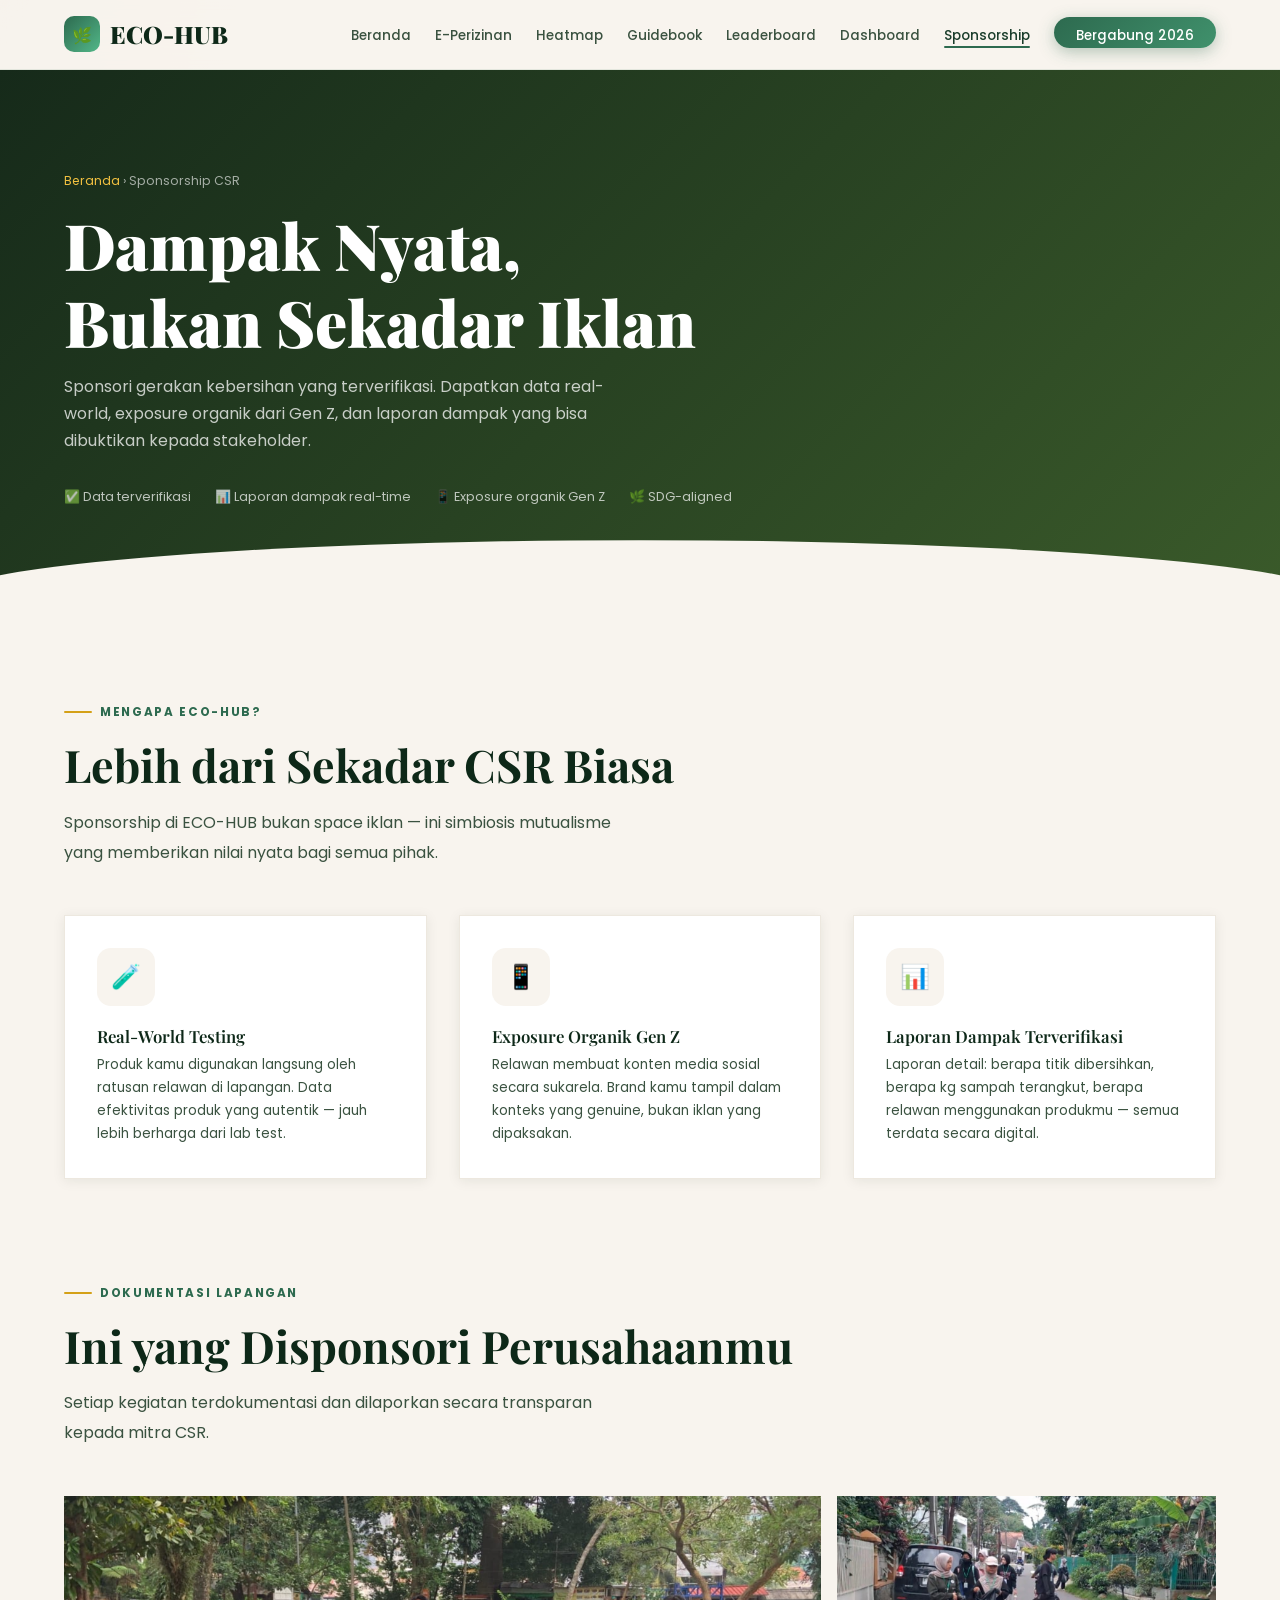
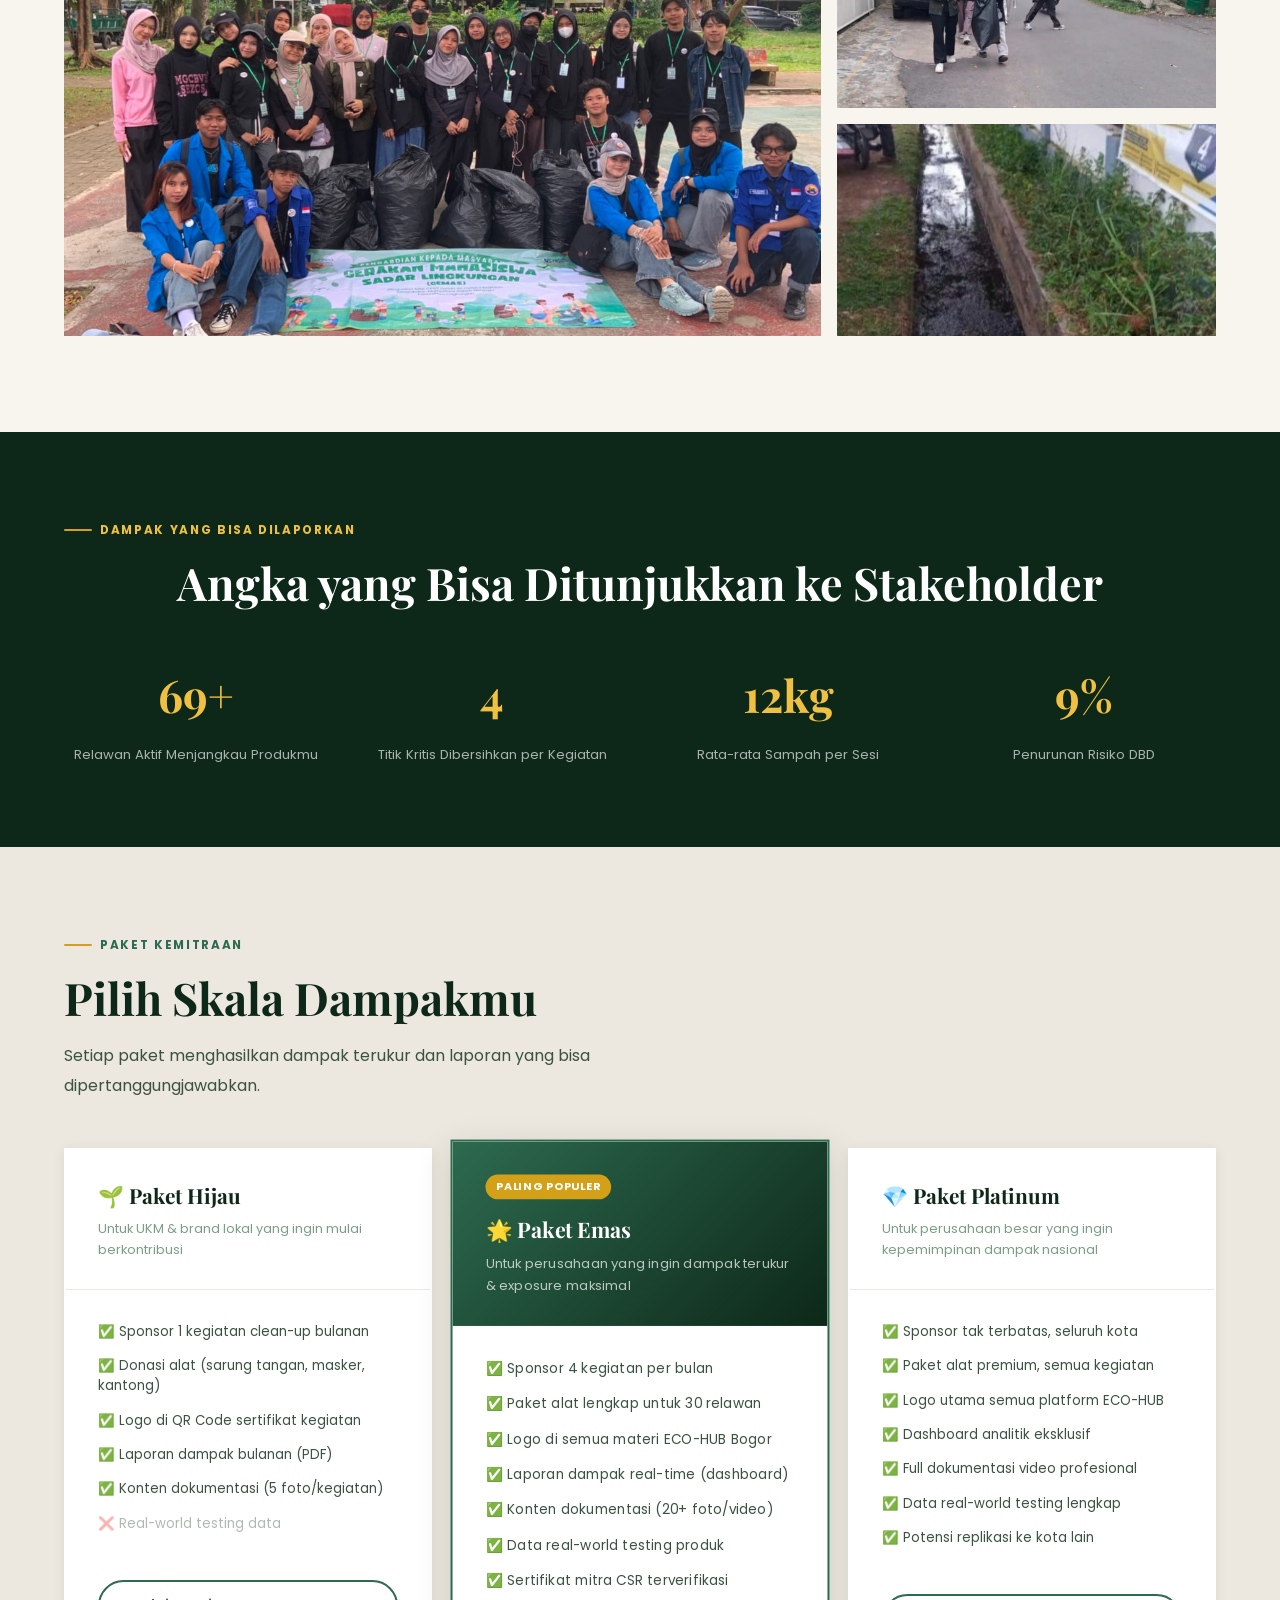
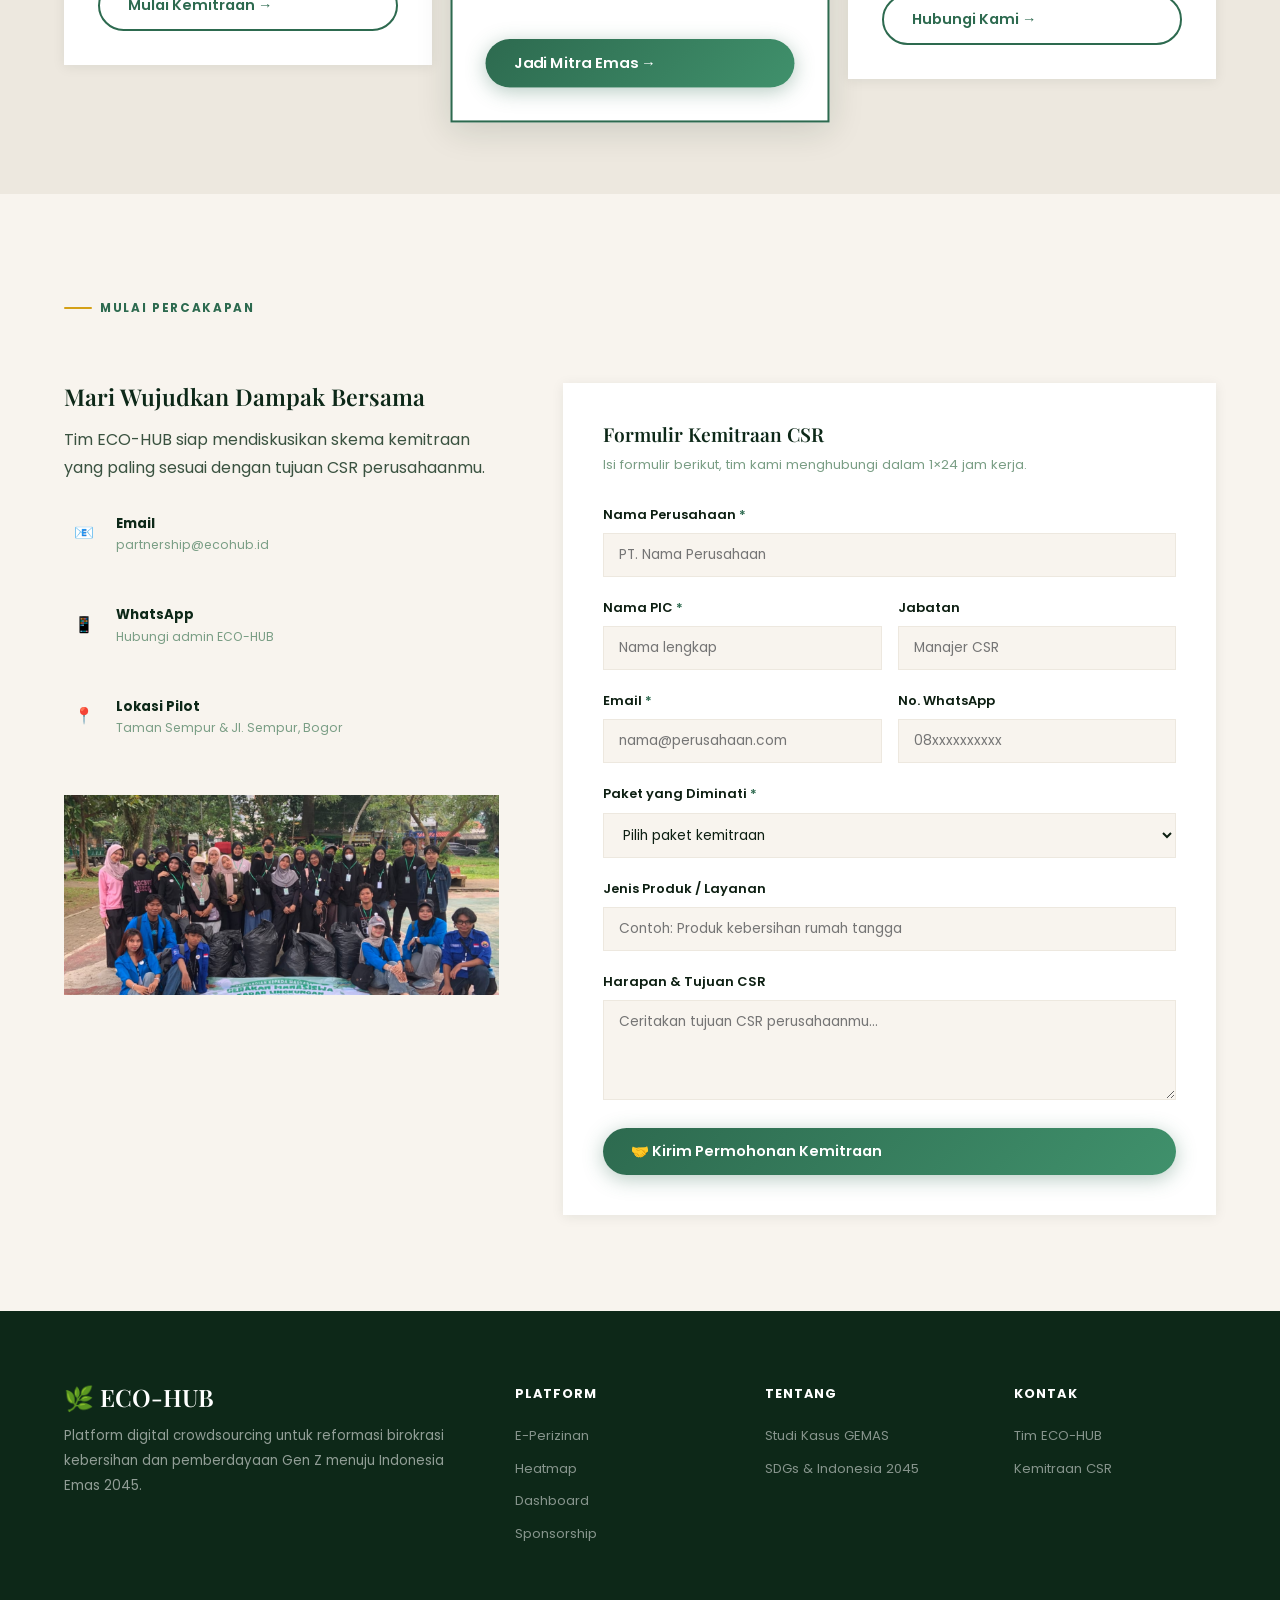
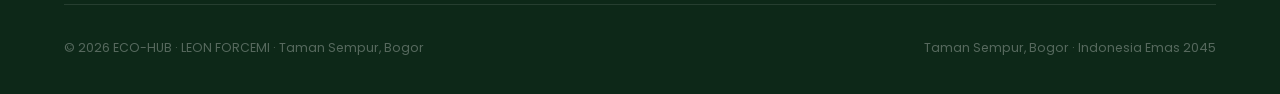
<file: sponsorship.html>
<!DOCTYPE html>
<html lang="id">
<head>
<meta charset="UTF-8"/><meta name="viewport" content="width=device-width,initial-scale=1.0"/>
<title>Sponsorship CSR — ECO-HUB</title>
<link rel="stylesheet" href="style.css"/>
<style>
.page-hero{background:linear-gradient(135deg,#162a1a 0%,#3a5a2a 100%);padding:100px 5% 90px;color:var(--white);position:relative;overflow:hidden}
.page-hero::after{content:'';position:absolute;bottom:-2px;left:0;right:0;height:60px;background:var(--cream);clip-path:ellipse(55% 100% at 50% 100%)}
.page-hero .breadcrumb{font-size:.78rem;color:rgba(255,255,255,.6);margin-bottom:1rem}
.page-hero .breadcrumb a{color:var(--gold-light)}
.page-hero h1{color:var(--white);margin-bottom:.75rem}
.page-hero p{color:rgba(255,255,255,.75);max-width:560px;margin-bottom:2rem}
.hero-trust{display:flex;align-items:center;gap:1.5rem;flex-wrap:wrap}
.trust-item{display:flex;align-items:center;gap:.5rem;font-size:.8rem;color:rgba(255,255,255,.7)}

/* Value */
.val-grid{display:grid;grid-template-columns:repeat(3,1fr);gap:2rem;margin-top:3rem}
.val-card{background:var(--white);border-radius:var(--radius-md);padding:2rem;box-shadow:var(--shadow-sm);border:1px solid var(--cream-dark);transition:all .4s var(--ease)}
.val-card:hover{transform:translateY(-8px);box-shadow:var(--shadow-md)}
.val-icon{width:58px;height:58px;border-radius:14px;background:var(--cream);display:flex;align-items:center;justify-content:center;font-size:1.5rem;margin-bottom:1.25rem;transition:transform .3s var(--ease-spring)}
.val-card:hover .val-icon{transform:scale(1.15) rotate(-5deg)}
.val-card h3{font-size:1.05rem;color:var(--green-deep);margin-bottom:.5rem}
.val-card p{font-size:.84rem;line-height:1.7}

/* Showcase */
.showcase-grid{display:grid;grid-template-columns:2fr 1fr;grid-template-rows:1fr 1fr;gap:1rem;margin-top:3rem;height:440px}
.sc-item{position:relative;overflow:hidden;border-radius:var(--radius-md);cursor:pointer}
.sc-item.large{grid-row:span 2}
.sc-item img{width:100%;height:100%;object-fit:cover;transition:transform .6s var(--ease)}
.sc-item:hover img{transform:scale(1.07)}
.sc-overlay{position:absolute;inset:0;background:linear-gradient(0deg,rgba(30,58,47,.8) 0%,transparent 50%);display:flex;align-items:flex-end;padding:1.5rem;opacity:0;transition:opacity .4s}
.sc-item:hover .sc-overlay{opacity:1}
.sc-overlay h4{color:var(--white);font-size:.9rem;margin-bottom:.2rem}
.sc-overlay p{color:rgba(255,255,255,.7);font-size:.75rem}

/* Metrics */
.met-section{background:var(--green-deep);padding:80px 5%}
.met-section .section-label{color:var(--gold-light);justify-content:center}
.met-section .section-title{color:var(--white);text-align:center}
.met-grid{display:grid;grid-template-columns:repeat(4,1fr);gap:2rem;margin-top:3rem}
.met-item{text-align:center}
.met-num{font-family:'Playfair Display',serif;font-size:2.8rem;font-weight:700;color:var(--gold-light);display:block;margin-bottom:.4rem}
.met-lbl{font-size:.82rem;color:rgba(255,255,255,.65)}

/* Pricing */
.price-section{padding:80px 5%;background:var(--cream-dark)}
.price-grid{display:grid;grid-template-columns:repeat(3,1fr);gap:1.5rem;margin-top:3rem;align-items:start}
.price-card{background:var(--white);border-radius:var(--radius-md);overflow:hidden;box-shadow:var(--shadow-sm);border:2px solid transparent;transition:all .4s var(--ease)}
.price-card:hover{box-shadow:var(--shadow-md)}
.price-card.featured{border-color:var(--green-sage);box-shadow:var(--shadow-md);transform:scale(1.03)}
.price-head{padding:1.75rem 2rem;border-bottom:1px solid var(--cream-dark)}
.price-card.featured .price-head{background:linear-gradient(135deg,var(--green-sage),var(--green-deep));border-bottom:none}
.price-badge{display:inline-block;background:var(--gold);color:var(--white);font-size:.67rem;font-weight:700;padding:3px 10px;border-radius:999px;text-transform:uppercase;letter-spacing:.06em;margin-bottom:.75rem}
.price-tier{font-family:'Playfair Display',serif;font-size:1.3rem;font-weight:700;color:var(--green-deep);display:block;margin-bottom:.25rem}
.price-card.featured .price-tier{color:var(--white)}
.price-desc{font-size:.8rem;color:var(--text-light)}
.price-card.featured .price-desc{color:rgba(255,255,255,.7)}
.price-body{padding:2rem}
.pf{display:flex;align-items:flex-start;gap:.75rem;font-size:.83rem;color:var(--text-mid);margin-bottom:.9rem;line-height:1.5}
.price-foot{padding:0 2rem 2rem}

/* Contact */
.contact-grid{display:grid;grid-template-columns:1fr 1.5fr;gap:4rem;align-items:start;margin-top:3rem}
.ci h3{color:var(--green-deep);margin-bottom:1rem}
.ci p{color:var(--text-mid);margin-bottom:2rem}
.cd-list{display:flex;flex-direction:column;gap:1rem}
.cd-item{display:flex;align-items:flex-start;gap:.75rem}
.cd-icon{width:40px;height:40px;flex-shrink:0;background:var(--cream);border-radius:10px;display:flex;align-items:center;justify-content:center;font-size:1rem}
.cd-item h5{font-size:.83rem;color:var(--green-deep)}
.cd-item p{font-size:.77rem;color:var(--text-light)}
.team-photo-wrap{width:100%;height:200px;border-radius:var(--radius-md);overflow:hidden;margin-top:1.5rem}
.team-photo-wrap img{width:100%;height:100%;object-fit:cover;object-position:center 30%}

.cf-card{background:var(--white);border-radius:var(--radius-md);padding:2.5rem;box-shadow:var(--shadow-sm)}
.cf-card h3{color:var(--green-deep);margin-bottom:.5rem;font-size:1.2rem}
.cf-card>p{color:var(--text-light);font-size:.82rem;margin-bottom:1.75rem}
.fg{margin-bottom:1.25rem}
.fl{display:block;font-size:.81rem;font-weight:600;color:var(--text-dark);margin-bottom:.45rem}
.req{color:var(--green-sage)}
.fi,.fs,.ft{width:100%;padding:11px 15px;border:1.5px solid var(--cream-dark);border-radius:var(--radius-sm);font-family:'Poppins',sans-serif;font-size:.86rem;color:var(--text-dark);background:var(--cream);outline:none;transition:all .3s}
.fi:focus,.fs:focus,.ft:focus{border-color:var(--green-sage);background:var(--white);box-shadow:0 0 0 3px rgba(74,124,89,.1)}
.ft{resize:vertical;min-height:100px}
.fr{display:grid;grid-template-columns:1fr 1fr;gap:1rem}

@media(max-width:1024px){.met-grid{grid-template-columns:repeat(2,1fr)}}
@media(max-width:900px){.val-grid{grid-template-columns:1fr 1fr}.price-grid{grid-template-columns:1fr}.price-card.featured{transform:scale(1)}.showcase-grid{grid-template-columns:1fr;height:auto}.sc-item.large{grid-row:auto}.contact-grid{grid-template-columns:1fr}}
@media(max-width:600px){.val-grid{grid-template-columns:1fr}.met-grid{grid-template-columns:repeat(2,1fr)}.fr{grid-template-columns:1fr}}
</style>
</head>
<body>
<div id="scroll-progress"></div>
<div class="cursor-glow"></div>
<nav class="navbar">
  <div class="nav-brand"><div class="brand-icon">🌿</div> ECO-HUB</div>
    <ul class="nav-links">
    <li><a href="index.html">Beranda</a></li>
    <li><a href="perizinan.html">E-Perizinan</a></li>
    <li><a href="heatmap.html">Heatmap</a></li>
    <li><a href="guidebook.html">Guidebook</a></li>
    <li><a href="leaderboard.html">Leaderboard</a></li>
    <li><a href="dashboard.html">Dashboard</a></li>
    <li><a href="sponsorship.html" class="active">Sponsorship</a></li>
    <li><a href="perizinan.html" class="nav-cta">Bergabung 2026</a></li>
  </ul>
  <button class="hamburger" aria-label="Menu"><span></span><span></span><span></span></button>
</nav>
<div class="mobile-menu">
  <a href="index.html">Beranda</a>
  <a href="perizinan.html">E-Perizinan</a>
  <a href="heatmap.html">Heatmap</a>
  <a href="guidebook.html">Guidebook</a>
  <a href="leaderboard.html">Leaderboard</a>
  <a href="dashboard.html">Dashboard</a>
  <a href="sponsorship.html">Sponsorship</a>
  <a href="perizinan.html" style="background:linear-gradient(135deg,#2D6A4F,#40916C);color:#fff;text-align:center;padding:10px;border-radius:999px;margin-top:.5rem;border:none">Bergabung 2026</a>
</div>

<div class="page-wrapper">
<div class="page-hero">
  <div class="breadcrumb"><a href="index.html">Beranda</a> › Sponsorship CSR</div>
  <h1>Dampak Nyata,<br>Bukan Sekadar Iklan</h1>
  <p>Sponsori gerakan kebersihan yang terverifikasi. Dapatkan data real-world, exposure organik dari Gen Z, dan laporan dampak yang bisa dibuktikan kepada stakeholder.</p>
  <div class="hero-trust">
    <div class="trust-item">✅ Data terverifikasi</div>
    <div class="trust-item">📊 Laporan dampak real-time</div>
    <div class="trust-item">📱 Exposure organik Gen Z</div>
    <div class="trust-item">🌿 SDG-aligned</div>
  </div>
</div>

<!-- Value -->
<section class="section">
  <div class="section-label">Mengapa ECO-HUB?</div>
  <h2 class="section-title reveal">Lebih dari Sekadar CSR Biasa</h2>
  <p class="section-subtitle reveal d1">Sponsorship di ECO-HUB bukan space iklan — ini simbiosis mutualisme yang memberikan nilai nyata bagi semua pihak.</p>
  <div class="val-grid">
    <div class="val-card reveal d1"><div class="val-icon">🧪</div><h3>Real-World Testing</h3><p>Produk kamu digunakan langsung oleh ratusan relawan di lapangan. Data efektivitas produk yang autentik — jauh lebih berharga dari lab test.</p></div>
    <div class="val-card reveal d2"><div class="val-icon">📱</div><h3>Exposure Organik Gen Z</h3><p>Relawan membuat konten media sosial secara sukarela. Brand kamu tampil dalam konteks yang genuine, bukan iklan yang dipaksakan.</p></div>
    <div class="val-card reveal d3"><div class="val-icon">📊</div><h3>Laporan Dampak Terverifikasi</h3><p>Laporan detail: berapa titik dibersihkan, berapa kg sampah terangkut, berapa relawan menggunakan produkmu — semua terdata secara digital.</p></div>
  </div>
</section>

<!-- Showcase -->
<section class="section" style="padding-top:0">
  <div class="section-label">Dokumentasi Lapangan</div>
  <h2 class="section-title reveal">Ini yang Disponsori Perusahaanmu</h2>
  <p class="section-subtitle reveal d1">Setiap kegiatan terdokumentasi dan dilaporkan secara transparan kepada mitra CSR.</p>
  <div class="showcase-grid">
    <div class="sc-item large reveal-left">
      <img src="images/teamfoto2.png" alt="Tim GEMAS dengan banner" style="object-position:center 30%"/>
      <div class="sc-overlay"><div><h4>Aksi GEMAS — Taman Sempur</h4><p>7 Juni 2026 · 47 kantong · Ratusan relawan</p></div></div>
    </div>
    <div class="sc-item reveal-right d1">
      <img src="images/activity9.png" alt="Bersihkan drainase" style="object-position:center"/>
      <div class="sc-overlay"><div><h4>Pembersihan Drainase</h4><p>Real-world testing autentik</p></div></div>
    </div>
    <div class="sc-item reveal-right d2">
      <img src="images/Sesudah_2.jpeg" alt="Sebelum sesudah" style="object-position:center"/>
      <div class="sc-overlay"><div><h4>Hasil Nyata Terukur</h4><p>Sebelum vs sesudah aksi</p></div></div>
    </div>
  </div>
</section>

<!-- Metrics -->
<section class="met-section">
  <div class="section-label" style="justify-content:center">Dampak yang Bisa Dilaporkan</div>
  <h2 class="section-title reveal">Angka yang Bisa Ditunjukkan ke Stakeholder</h2>
  <div class="met-grid">
    <div class="met-item reveal d1"><span class="met-num" data-target="250" data-suffix="+">0</span><span class="met-lbl">Relawan Aktif Menjangkau Produkmu</span></div>
    <div class="met-item reveal d2"><span class="met-num" data-target="15">0</span><span class="met-lbl">Titik Kritis Dibersihkan per Kegiatan</span></div>
    <div class="met-item reveal d3"><span class="met-num" data-target="47" data-suffix="kg">0</span><span class="met-lbl">Rata-rata Sampah per Sesi</span></div>
    <div class="met-item reveal d4"><span class="met-num" data-target="35" data-suffix="%">0</span><span class="met-lbl">Penurunan Risiko DBD</span></div>
  </div>
</section>

<!-- Pricing -->
<section class="price-section">
  <div class="section-label">Paket Kemitraan</div>
  <h2 class="section-title reveal">Pilih Skala Dampakmu</h2>
  <p class="section-subtitle reveal d1">Setiap paket menghasilkan dampak terukur dan laporan yang bisa dipertanggungjawabkan.</p>
  <div class="price-grid">
    <div class="price-card reveal d1">
      <div class="price-head"><span class="price-tier">🌱 Paket Hijau</span><div class="price-desc">Untuk UKM & brand lokal yang ingin mulai berkontribusi</div></div>
      <div class="price-body">
        <div class="pf">✅ Sponsor 1 kegiatan clean-up bulanan</div>
        <div class="pf">✅ Donasi alat (sarung tangan, masker, kantong)</div>
        <div class="pf">✅ Logo di QR Code sertifikat kegiatan</div>
        <div class="pf">✅ Laporan dampak bulanan (PDF)</div>
        <div class="pf">✅ Konten dokumentasi (5 foto/kegiatan)</div>
        <div class="pf" style="opacity:.4">❌ Real-world testing data</div>
      </div>
      <div class="price-foot"><button class="btn btn-outline" style="width:100%" onclick="goContact('Hijau')">Mulai Kemitraan →</button></div>
    </div>
    <div class="price-card featured reveal d2">
      <div class="price-head"><div class="price-badge">Paling Populer</div><span class="price-tier">🌟 Paket Emas</span><div class="price-desc">Untuk perusahaan yang ingin dampak terukur & exposure maksimal</div></div>
      <div class="price-body">
        <div class="pf">✅ Sponsor 4 kegiatan per bulan</div>
        <div class="pf">✅ Paket alat lengkap untuk 30 relawan</div>
        <div class="pf">✅ Logo di semua materi ECO-HUB Bogor</div>
        <div class="pf">✅ Laporan dampak real-time (dashboard)</div>
        <div class="pf">✅ Konten dokumentasi (20+ foto/video)</div>
        <div class="pf">✅ Data real-world testing produk</div>
        <div class="pf">✅ Sertifikat mitra CSR terverifikasi</div>
      </div>
      <div class="price-foot"><button class="btn btn-primary" style="width:100%" onclick="goContact('Emas')">Jadi Mitra Emas →</button></div>
    </div>
    <div class="price-card reveal d3">
      <div class="price-head"><span class="price-tier">💎 Paket Platinum</span><div class="price-desc">Untuk perusahaan besar yang ingin kepemimpinan dampak nasional</div></div>
      <div class="price-body">
        <div class="pf">✅ Sponsor tak terbatas, seluruh kota</div>
        <div class="pf">✅ Paket alat premium, semua kegiatan</div>
        <div class="pf">✅ Logo utama semua platform ECO-HUB</div>
        <div class="pf">✅ Dashboard analitik eksklusif</div>
        <div class="pf">✅ Full dokumentasi video profesional</div>
        <div class="pf">✅ Data real-world testing lengkap</div>
        <div class="pf">✅ Potensi replikasi ke kota lain</div>
      </div>
      <div class="price-foot"><button class="btn btn-outline" style="width:100%" onclick="goContact('Platinum')">Hubungi Kami →</button></div>
    </div>
  </div>
</section>

<!-- Contact -->
<section class="section">
  <div class="section-label">Mulai Percakapan</div>
  <div class="contact-grid">
    <div class="ci reveal-left">
      <h3>Mari Wujudkan Dampak Bersama</h3>
      <p>Tim ECO-HUB siap mendiskusikan skema kemitraan yang paling sesuai dengan tujuan CSR perusahaanmu.</p>
      <div class="cd-list">
        <div class="cd-item"><div class="cd-icon">📧</div><div><h5>Email</h5><p>partnership@ecohub.id</p></div></div>
        <div class="cd-item"><div class="cd-icon">📱</div><div><h5>WhatsApp</h5><p>Hubungi admin ECO-HUB</p></div></div>
        <div class="cd-item"><div class="cd-icon">📍</div><div><h5>Lokasi Pilot</h5><p>Taman Sempur & Jl. Sempur, Bogor</p></div></div>
      </div>
      <div class="team-photo-wrap">
        <img src="images/teamfoto2.png" alt="Tim GEMAS ECO-HUB"/>
      </div>
    </div>
    <div class="cf-card reveal-right" id="contact-form">
      <h3>Formulir Kemitraan CSR</h3>
      <p>Isi formulir berikut, tim kami menghubungi dalam 1×24 jam kerja.</p>
      <div class="fg"><label class="fl">Nama Perusahaan <span class="req">*</span></label><input type="text" class="fi" placeholder="PT. Nama Perusahaan" id="company"/></div>
      <div class="fr">
        <div class="fg"><label class="fl">Nama PIC <span class="req">*</span></label><input type="text" class="fi" placeholder="Nama lengkap" id="pic"/></div>
        <div class="fg"><label class="fl">Jabatan</label><input type="text" class="fi" placeholder="Manajer CSR"/></div>
      </div>
      <div class="fr">
        <div class="fg"><label class="fl">Email <span class="req">*</span></label><input type="email" class="fi" placeholder="nama@perusahaan.com" id="email"/></div>
        <div class="fg"><label class="fl">No. WhatsApp</label><input type="tel" class="fi" placeholder="08xxxxxxxxxx"/></div>
      </div>
      <div class="fg"><label class="fl">Paket yang Diminati <span class="req">*</span></label>
        <select class="fs" id="pkg"><option>Pilih paket kemitraan</option><option>🌱 Paket Hijau — Kontribusi awal</option><option>🌟 Paket Emas — Dampak terukur</option><option>💎 Paket Platinum — Kepemimpinan dampak</option><option>💬 Diskusi khusus</option></select>
      </div>
      <div class="fg"><label class="fl">Jenis Produk / Layanan</label><input type="text" class="fi" placeholder="Contoh: Produk kebersihan rumah tangga"/></div>
      <div class="fg"><label class="fl">Harapan & Tujuan CSR</label><textarea class="ft" placeholder="Ceritakan tujuan CSR perusahaanmu..."></textarea></div>
      <button class="btn btn-primary" style="width:100%" onclick="submitSponsor()">🤝 Kirim Permohonan Kemitraan</button>
    </div>
  </div>
</section>

<footer>
  <div class="footer-grid">
    <div class="footer-brand"><h3>🌿 ECO-HUB</h3><p>Platform digital crowdsourcing untuk reformasi birokrasi kebersihan dan pemberdayaan Gen Z menuju Indonesia Emas 2045.</p></div>
    <div class="footer-col"><h4>Platform</h4><a href="perizinan.html">E-Perizinan</a><a href="heatmap.html">Heatmap</a><a href="dashboard.html">Dashboard</a><a href="sponsorship.html">Sponsorship</a></div>
    <div class="footer-col"><h4>Tentang</h4><a href="#">Studi Kasus GEMAS</a><a href="#">SDGs & Indonesia 2045</a></div>
    <div class="footer-col"><h4>Kontak</h4><a href="#">Tim ECO-HUB</a><a href="#">Kemitraan CSR</a></div>
  </div>
  <div class="footer-bottom"><span>© 2026 ECO-HUB · LEON FORCEMI · Taman Sempur, Bogor</span><span>Taman Sempur, Bogor · Indonesia Emas 2045</span></div>
</footer>
</div>
<script src="main.js"></script>
<script>
function goContact(tier){
  const map={'Hijau':'🌱 Paket Hijau — Kontribusi awal','Emas':'🌟 Paket Emas — Dampak terukur','Platinum':'💎 Paket Platinum — Kepemimpinan dampak'};
  document.getElementById('pkg').value=map[tier];
  document.getElementById('contact-form').scrollIntoView({behavior:'smooth',block:'start'});
  showToast(`Paket ${tier} dipilih! Lengkapi formulir di bawah ✅`);
}
function submitSponsor(){
  const c=document.getElementById('company').value;
  const p=document.getElementById('pic').value;
  const e=document.getElementById('email').value;
  if(!c||!p||!e){showToast('Harap isi nama perusahaan, PIC, dan email terlebih dahulu','info');return}
  showToast('Permohonan kemitraan berhasil dikirim! Tim kami menghubungi dalam 1×24 jam 🤝');
}
</script>
</body></html>
</file>
<file: style.css>
@import url('https://fonts.googleapis.com/css2?family=Playfair+Display:wght@400;600;700;900&family=Poppins:wght@300;400;500;600;700;800&display=swap');

:root {
  --green-deep:   #0D2818;
  --green-dark:   #1A3D2B;
  --green-sage:   #2D6A4F;
  --green-mid:    #40916C;
  --green-light:  #52B788;
  --green-mist:   #B7E4C7;
  --cream:        #F8F4EE;
  --cream-dark:   #EDE8DF;
  --gold:         #D4A017;
  --gold-light:   #F0C040;
  --gold-pale:    #FDF0C0;
  --red:          #C0392B;
  --red-light:    #FADBD8;
  --blue:         #1A6B8A;
  --blue-light:   #D6EAF8;
  --text-dark:    #0D1F12;
  --text-mid:     #3A5240;
  --text-light:   #7A9E85;
  --white:        #FFFFFF;
  --shadow-sm:    0 2px 12px rgba(13,40,24,0.08);
  --shadow-md:    0 8px 32px rgba(13,40,24,0.14);
  --shadow-lg:    0 20px 60px rgba(13,40,24,0.20);
  --shadow-xl:    0 32px 80px rgba(13,40,24,0.25);
  --r-sm: 10px; --r-md: 18px; --r-lg: 28px; --r-xl: 40px; --r-full: 999px;
  --ease: cubic-bezier(0.4,0,0.2,1);
  --spring: cubic-bezier(0.34,1.56,0.64,1);
}

*,*::before,*::after{box-sizing:border-box;margin:0;padding:0}
html{scroll-behavior:smooth;font-size:16px}
body{font-family:'Poppins',sans-serif;background:var(--cream);color:var(--text-dark);line-height:1.7;overflow-x:hidden}
img{max-width:100%;height:auto;display:block}
a{text-decoration:none;color:inherit}
ul{list-style:none}

/* ── Scroll Progress ── */
#scroll-bar{position:fixed;top:0;left:0;height:3px;width:0%;background:linear-gradient(90deg,var(--green-light),var(--gold));z-index:9999;transition:width .1s linear}

/* ── Cursor ── */
.cursor-glow{width:500px;height:500px;border-radius:50%;background:radial-gradient(circle,rgba(45,106,79,0.05) 0%,transparent 70%);position:fixed;pointer-events:none;z-index:0;transform:translate(-50%,-50%);transition:left .2s,top .2s}

/* ── Typography ── */
h1,h2,h3{font-family:'Playfair Display',serif;line-height:1.2}
h1{font-size:clamp(2.4rem,5vw,4rem);font-weight:900}
h2{font-size:clamp(1.8rem,3.5vw,2.8rem);font-weight:700}
h3{font-size:clamp(1.1rem,2vw,1.45rem);font-weight:600}
p{font-size:clamp(0.88rem,1.4vw,1rem);color:var(--text-mid)}

/* ── Navbar ── */
.navbar{position:fixed;top:0;left:0;right:0;z-index:1000;display:flex;align-items:center;justify-content:space-between;padding:0 5%;height:70px;background:rgba(248,244,238,0.85);backdrop-filter:blur(20px);border-bottom:1px solid rgba(45,106,79,0.1);transition:all .4s var(--ease)}
.navbar.scrolled{background:rgba(248,244,238,0.97);box-shadow:var(--shadow-sm)}
.nav-brand{display:flex;align-items:center;gap:10px;font-family:'Playfair Display',serif;font-size:1.5rem;font-weight:900;color:var(--green-deep)}
.brand-icon{width:36px;height:36px;background:linear-gradient(135deg,var(--green-sage),var(--green-light));border-radius:10px;display:flex;align-items:center;justify-content:center;font-size:1rem;animation:sway 3s ease-in-out infinite}
@keyframes sway{0%,100%{transform:rotate(-8deg)}50%{transform:rotate(8deg)}}
.nav-links{display:flex;align-items:center;gap:1.5rem}
.nav-links a{font-size:.84rem;font-weight:500;color:var(--text-mid);position:relative;padding-bottom:3px;transition:color .3s}
.nav-links a::after{content:'';position:absolute;bottom:0;left:0;width:0;height:2px;background:var(--green-sage);border-radius:2px;transition:width .35s var(--ease)}
.nav-links a:hover,.nav-links a.active{color:var(--green-dark)}
.nav-links a:hover::after,.nav-links a.active::after{width:100%}
.nav-cta{background:linear-gradient(135deg,var(--green-sage),var(--green-mid))!important;color:var(--white)!important;padding:9px 22px;border-radius:var(--r-full);font-weight:600;box-shadow:0 4px 16px rgba(45,106,79,.35);transition:all .3s var(--spring)!important}
.nav-cta:hover{transform:translateY(-2px)!important;box-shadow:0 8px 24px rgba(45,106,79,.45)!important}
.nav-cta::after{display:none!important}
.hamburger{display:none;flex-direction:column;gap:5px;cursor:pointer;background:none;border:none;padding:4px}
.hamburger span{display:block;width:24px;height:2px;background:var(--green-deep);border-radius:2px;transition:all .35s var(--ease)}
.hamburger.open span:nth-child(1){transform:translateY(7px) rotate(45deg)}
.hamburger.open span:nth-child(2){opacity:0}
.hamburger.open span:nth-child(3){transform:translateY(-7px) rotate(-45deg)}
.mobile-menu{display:none;position:fixed;top:70px;left:0;right:0;background:rgba(248,244,238,0.98);backdrop-filter:blur(20px);padding:1.5rem 5%;flex-direction:column;gap:.75rem;border-bottom:1px solid var(--green-mist);z-index:999}
.mobile-menu.open{display:flex}
.mobile-menu a{font-weight:500;color:var(--text-mid);padding:.6rem 0;border-bottom:1px solid var(--cream-dark);transition:color .2s}
.mobile-menu a:hover{color:var(--green-sage)}

/* ── Page Wrapper ── */
.page-wrapper{padding-top:70px}

/* ── Section ── */
.section{padding:96px 5%}
.section-label{display:inline-flex;align-items:center;gap:8px;font-size:.74rem;font-weight:700;letter-spacing:.14em;text-transform:uppercase;color:var(--green-sage);margin-bottom:1rem}
.section-label::before{content:'';display:block;width:28px;height:2px;background:var(--gold);border-radius:2px}
.section-title{color:var(--green-deep);margin-bottom:1rem}
.section-subtitle{max-width:580px;color:var(--text-mid);line-height:1.85}

/* ── Buttons ── */
.btn{display:inline-flex;align-items:center;gap:8px;padding:13px 28px;border-radius:var(--r-full);font-family:'Poppins',sans-serif;font-size:.9rem;font-weight:600;cursor:pointer;border:none;transition:all .35s var(--spring);position:relative;overflow:hidden}
.btn::before{content:'';position:absolute;inset:0;background:rgba(255,255,255,.15);transform:translateX(-100%);transition:transform .4s var(--ease)}
.btn:hover::before{transform:translateX(0)}
.btn-primary{background:linear-gradient(135deg,var(--green-sage),var(--green-mid));color:var(--white);box-shadow:0 4px 20px rgba(45,106,79,.35)}
.btn-primary:hover{transform:translateY(-3px);box-shadow:0 10px 30px rgba(45,106,79,.45)}
.btn-outline{background:transparent;color:var(--green-sage);border:2px solid var(--green-sage)}
.btn-outline:hover{background:var(--green-sage);color:var(--white);transform:translateY(-3px)}
.btn-gold{background:linear-gradient(135deg,var(--gold),var(--gold-light));color:var(--white);box-shadow:0 4px 20px rgba(212,160,23,.35)}
.btn-gold:hover{transform:translateY(-3px);box-shadow:0 10px 30px rgba(212,160,23,.45)}
.btn-white{background:var(--white);color:var(--green-dark)}
.btn-white:hover{background:var(--cream);transform:translateY(-3px)}
.btn-red{background:linear-gradient(135deg,#c0392b,#e74c3c);color:var(--white)}
.btn-red:hover{transform:translateY(-3px);box-shadow:0 8px 24px rgba(192,57,43,.4)}

/* ── Cards ── */
.card{background:var(--white);border-radius:var(--r-md);padding:2rem;box-shadow:var(--shadow-sm);transition:all .4s var(--ease);border:1px solid rgba(183,228,199,.4)}
.card:hover{transform:translateY(-8px);box-shadow:var(--shadow-md)}

/* ── Photo ── */
.photo-wrap{overflow:hidden;border-radius:var(--r-md)}
.real-photo{width:100%;height:100%;object-fit:cover;transition:transform .6s var(--ease)}
.photo-wrap:hover .real-photo{transform:scale(1.05)}

/* ── Chip / Badge ── */
.chip{display:inline-flex;align-items:center;gap:6px;padding:5px 14px;border-radius:var(--r-full);font-size:.72rem;font-weight:600;background:var(--green-mist);color:var(--green-dark)}
.badge-gold{background:var(--gold-pale);color:#8B6914;border:1px solid var(--gold-light)}
.badge-red{background:var(--red-light);color:var(--red)}
.badge-blue{background:var(--blue-light);color:var(--blue)}

/* ── Reveal Animations ── */
.reveal{opacity:0;transform:translateY(40px);transition:opacity .8s var(--ease),transform .8s var(--ease)}
.reveal.visible{opacity:1;transform:translateY(0)}
.reveal-left{opacity:0;transform:translateX(-40px);transition:opacity .8s var(--ease),transform .8s var(--ease)}
.reveal-left.visible{opacity:1;transform:translateX(0)}
.reveal-right{opacity:0;transform:translateX(40px);transition:opacity .8s var(--ease),transform .8s var(--ease)}
.reveal-right.visible{opacity:1;transform:translateX(0)}
.reveal-scale{opacity:0;transform:scale(.88);transition:opacity .8s var(--ease),transform .8s var(--ease)}
.reveal-scale.visible{opacity:1;transform:scale(1)}
.d1{transition-delay:.1s}.d2{transition-delay:.2s}.d3{transition-delay:.3s}
.d4{transition-delay:.4s}.d5{transition-delay:.5s}.d6{transition-delay:.6s}

@keyframes float{0%,100%{transform:translateY(0)}50%{transform:translateY(-14px)}}
@keyframes floatR{0%,100%{transform:translateY(0)}50%{transform:translateY(14px)}}
@keyframes pulse-ring{0%{transform:scale(1);opacity:.7}100%{transform:scale(2.2);opacity:0}}
@keyframes bounceIn{0%{opacity:0;transform:scale(.3)}50%{transform:scale(1.05)}70%{transform:scale(.95)}100%{opacity:1;transform:scale(1)}}
@keyframes shimmer{0%{background-position:-200% center}100%{background-position:200% center}}
@keyframes blink{50%{border-color:transparent}}
@keyframes countUp{from{opacity:0;transform:translateY(20px)}to{opacity:1;transform:translateY(0)}}

/* ── Footer ── */
footer{background:var(--green-deep);color:rgba(255,255,255,.75);padding:72px 5% 36px}
.footer-grid{display:grid;grid-template-columns:2fr 1fr 1fr 1fr;gap:3rem;padding-bottom:48px;border-bottom:1px solid rgba(255,255,255,.1)}
.footer-brand h3{font-family:'Playfair Display',serif;color:var(--white);font-size:1.5rem;margin-bottom:.75rem}
.footer-brand p{color:rgba(255,255,255,.55);font-size:.84rem;line-height:1.85}
.footer-col h4{color:var(--white);font-size:.8rem;font-weight:700;letter-spacing:.08em;text-transform:uppercase;margin-bottom:1.25rem}
.footer-col a{display:block;color:rgba(255,255,255,.5);font-size:.82rem;margin-bottom:.65rem;transition:all .25s}
.footer-col a:hover{color:var(--gold);padding-left:6px}
.footer-bottom{display:flex;align-items:center;justify-content:space-between;padding-top:32px;font-size:.78rem;color:rgba(255,255,255,.3);flex-wrap:wrap;gap:1rem}
.footer-badge{background:rgba(255,255,255,.08);padding:4px 12px;border-radius:var(--r-full);color:rgba(255,255,255,.5);font-size:.7rem}

/* ── Form Elements ── */
.form-group{margin-bottom:1.4rem}
.form-label{display:block;font-size:.82rem;font-weight:600;color:var(--text-dark);margin-bottom:.5rem}
.req{color:var(--green-sage)}
.form-input,.form-select,.form-textarea{width:100%;padding:12px 16px;border:1.5px solid var(--cream-dark);border-radius:var(--r-sm);font-family:'Poppins',sans-serif;font-size:.87rem;color:var(--text-dark);background:var(--cream);outline:none;transition:all .3s}
.form-input:focus,.form-select:focus,.form-textarea:focus{border-color:var(--green-sage);background:var(--white);box-shadow:0 0 0 3px rgba(45,106,79,.12)}
.form-textarea{resize:vertical;min-height:100px}
.form-row{display:grid;grid-template-columns:1fr 1fr;gap:1rem}
.form-hint{font-size:.72rem;color:var(--text-light);margin-top:.35rem}

/* ── Responsive ── */
@media(max-width:1024px){.footer-grid{grid-template-columns:1fr 1fr}}
@media(max-width:768px){.nav-links{display:none}.hamburger{display:flex}.section{padding:64px 5%}.footer-grid{grid-template-columns:1fr;gap:2rem}.footer-bottom{flex-direction:column;text-align:center}}
@media(max-width:480px){.section{padding:48px 5%}.btn{padding:11px 22px;font-size:.84rem}}
@media(prefers-reduced-motion:reduce){*,*::before,*::after{animation-duration:.01ms!important;transition-duration:.01ms!important}}
</file>
